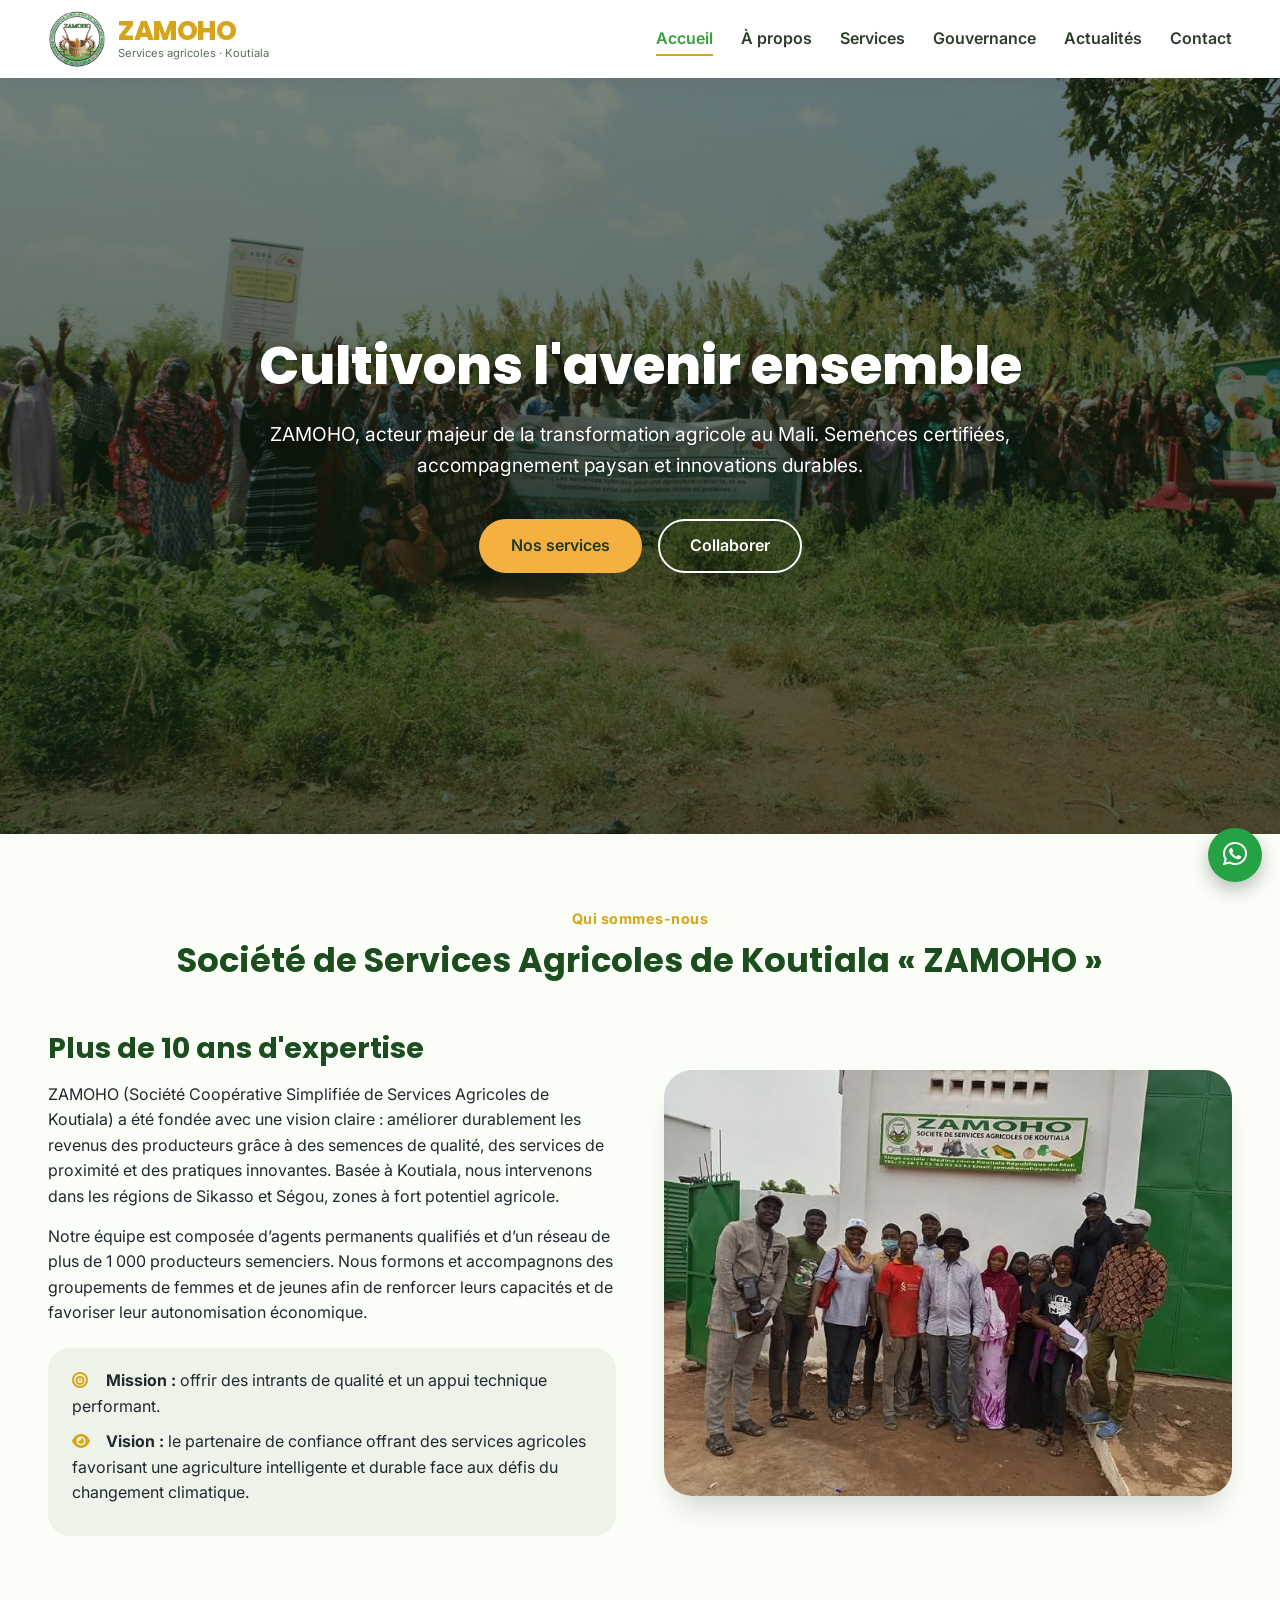
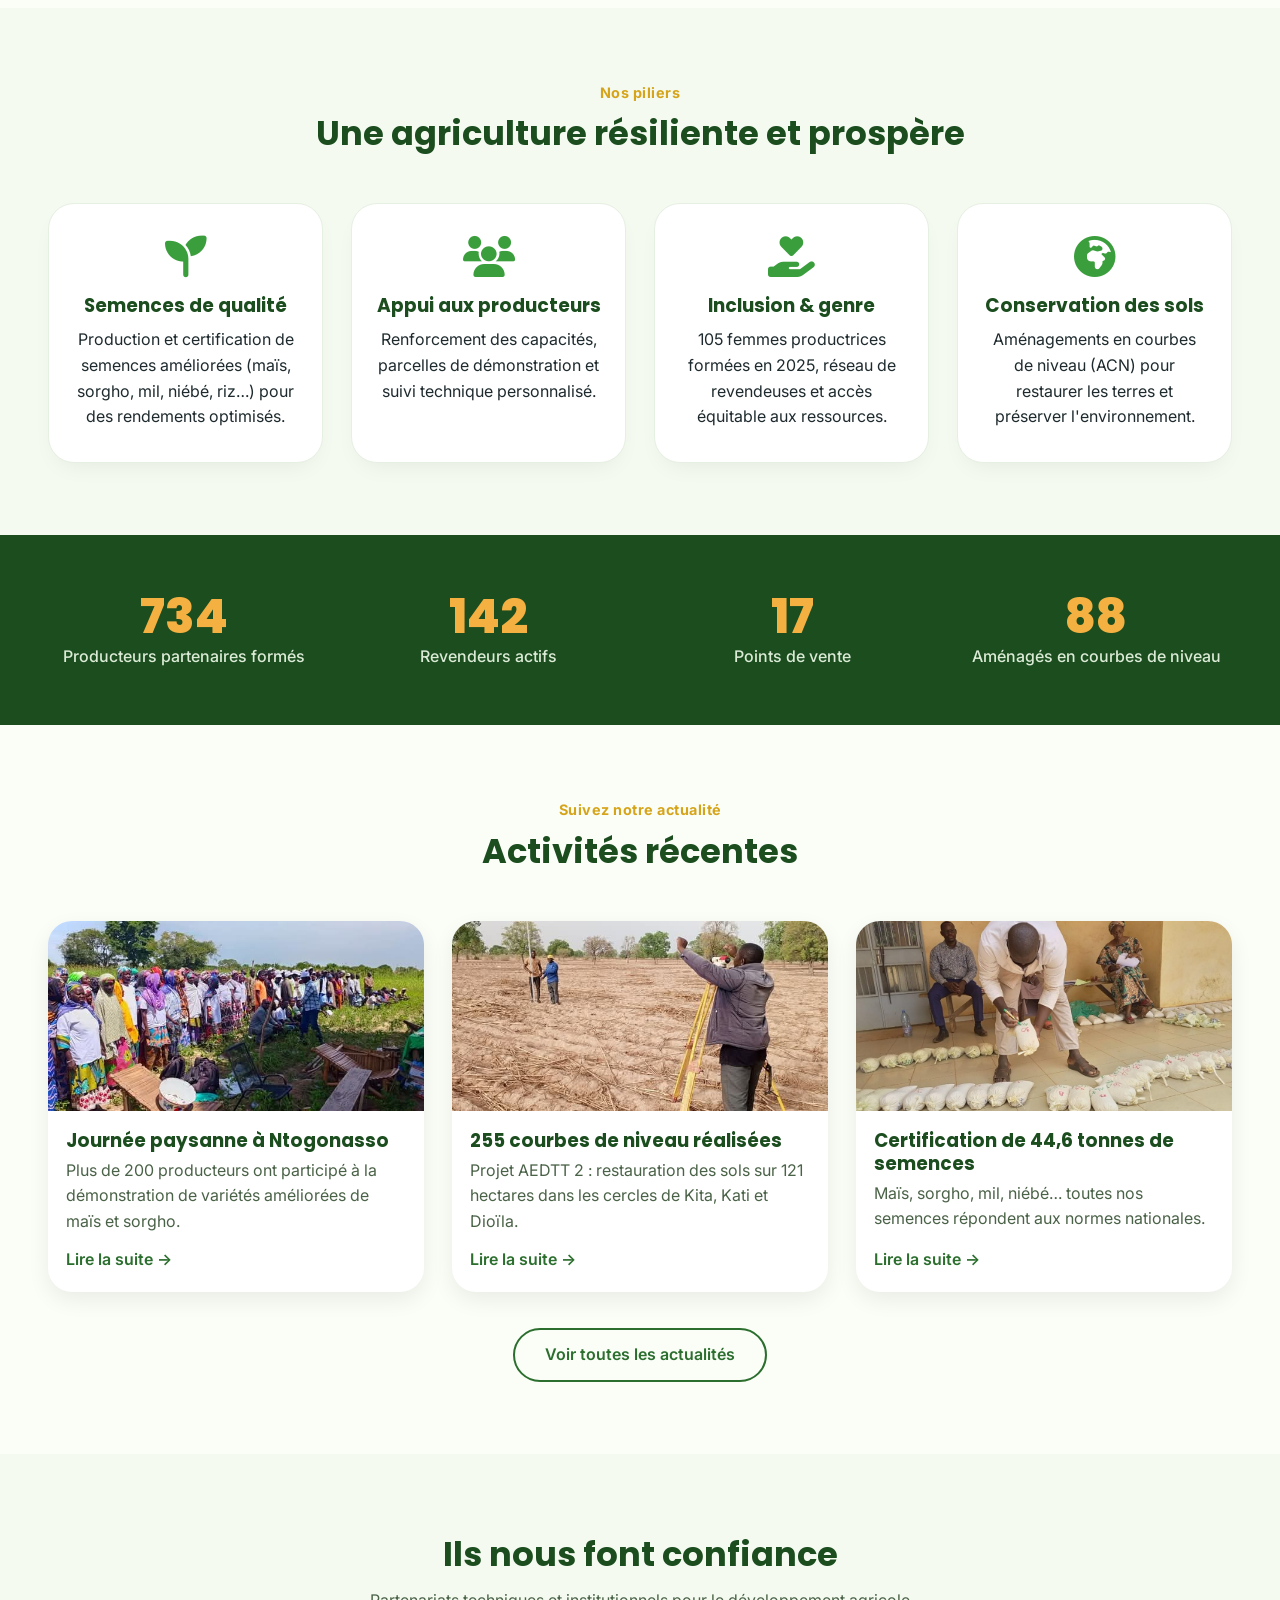
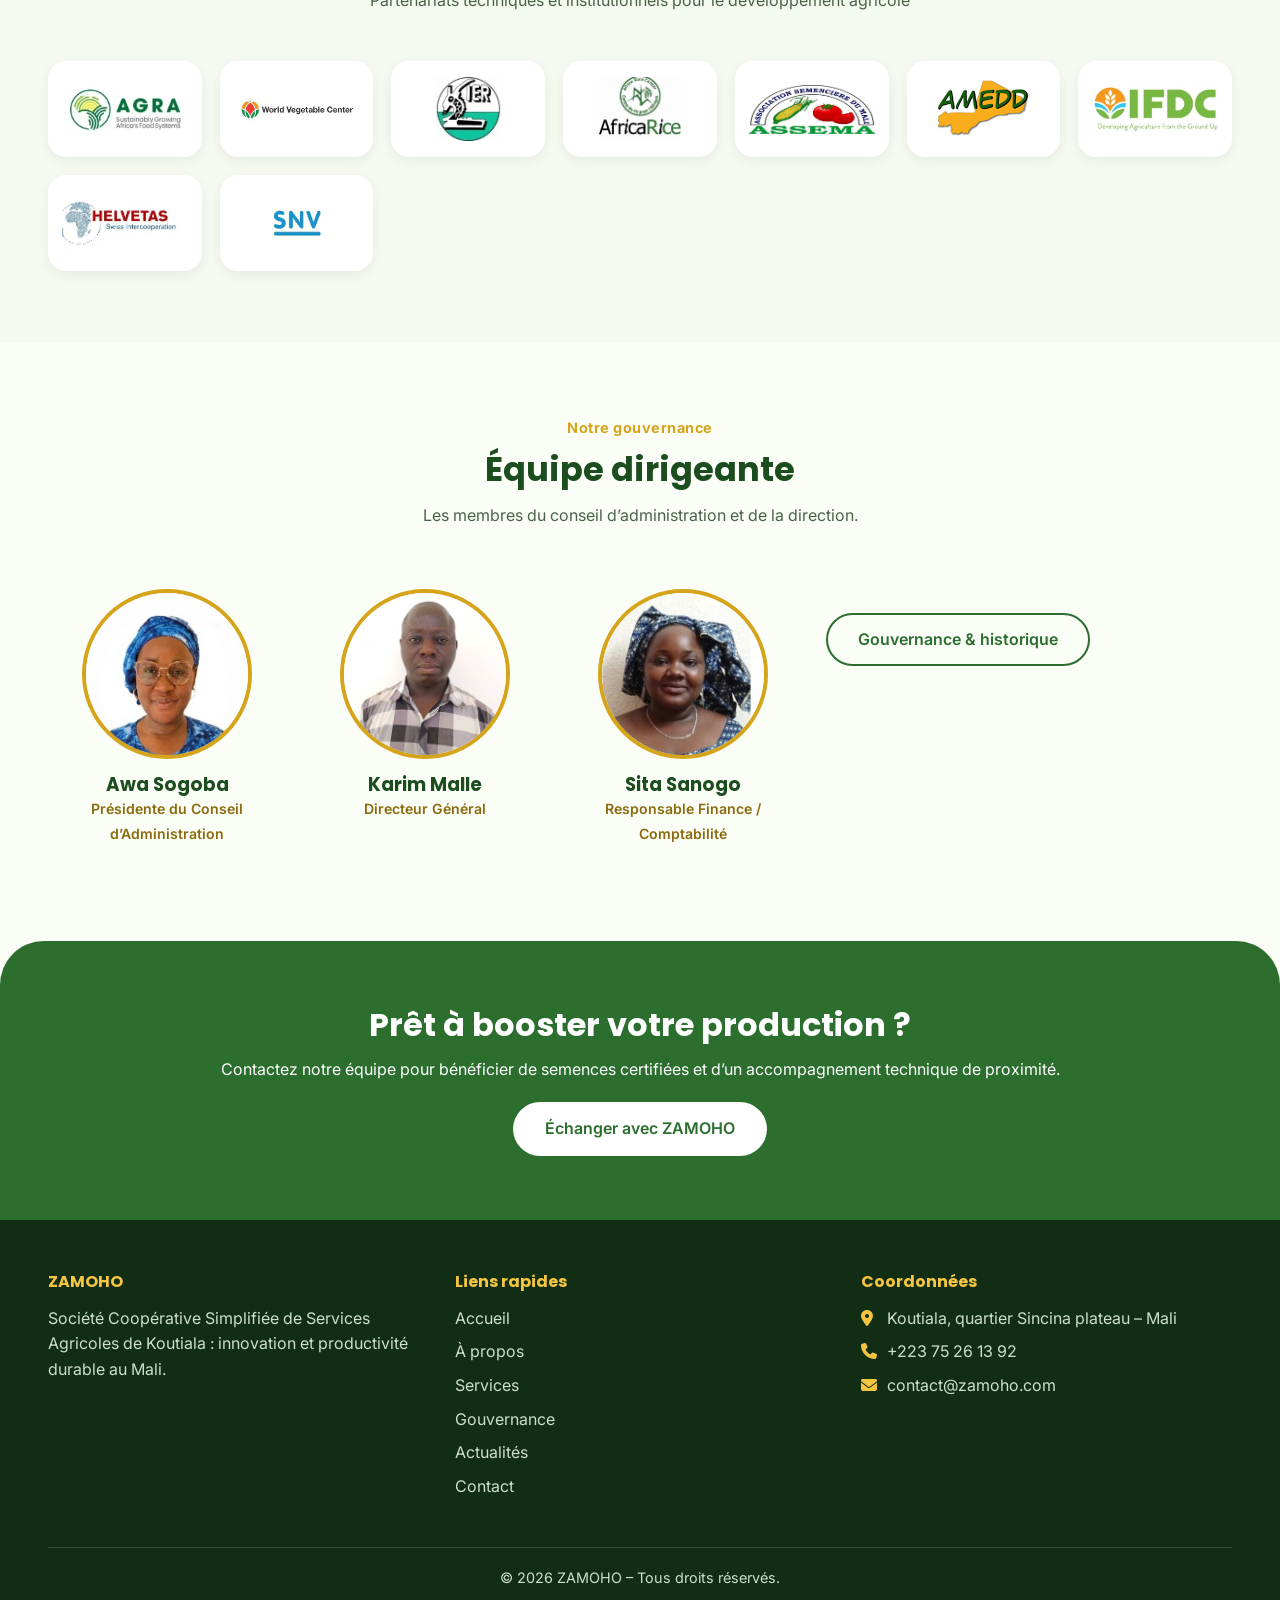
<file: index.html>
<!DOCTYPE html>
<html lang="fr">
<head>
<meta charset="UTF-8">
<meta name="viewport" content="width=device-width, initial-scale=1.0">
<title>Accueil | ZAMOHO</title>
<meta name="description" content="ZAMOHO, Société Coopérative Simplifiée de Services Agricoles de Koutiala (Mali) : semences certifiées, appui-conseil, ACN, mécanisation.">
<link rel="icon" href="images/logo.png">
<link rel="stylesheet" href="https://cdnjs.cloudflare.com/ajax/libs/font-awesome/6.5.1/css/all.min.css">
<link href="https://fonts.googleapis.com/css2?family=Inter:wght@400;500;600;700&family=Poppins:wght@600;700;800&display=swap" rel="stylesheet">
<link rel="stylesheet" href="css/style.css">
</head>
<body>
<header class="header">
  <div class="container">
    <a href="index.html" class="logo" aria-label="ZAMOHO, accueil">
      <img src="images/logo.png" alt="Logo ZAMOHO" class="logo-img">
      <span class="logo-text"><strong><span>ZAMOHO</span></strong><small>Services agricoles · Koutiala</small></span>
    </a>
    <nav aria-label="Navigation principale">
      <ul class="nav-menu"><li><a href="index.html" class="active" aria-current="page">Accueil</a></li><li><a href="about.html">À propos</a></li><li><a href="services.html">Services</a></li><li><a href="gouvernance.html">Gouvernance</a></li><li><a href="actualite.html">Actualités</a></li><li><a href="contact.html">Contact</a></li></ul>
    </nav>
    <button class="hamburger" aria-label="Ouvrir le menu" aria-expanded="false"><i class="fas fa-bars"></i></button>
  </div>
</header>
<main>

<section class="hero" style="background-image:url('images/porte.jpg')">
  <div class="container hero-content">
    <h1>Cultivons l'avenir ensemble</h1>
    <p>ZAMOHO, acteur majeur de la transformation agricole au Mali. Semences certifiées, accompagnement paysan et innovations durables.</p>
    <a href="services.html" class="btn btn-gold">Nos services</a>
    <a href="contact.html" class="btn btn-light">Collaborer</a>
  </div>
</section>

<section>
  <div class="container">
    <div class="section-header"><span class="suptitle">Qui sommes-nous</span><h2>Société de Services Agricoles de Koutiala « ZAMOHO »</h2></div>
    <div class="about-grid">
      <div class="about-text">
        <h3>Plus de 10 ans d'expertise</h3>
        <p>ZAMOHO (Société Coopérative Simplifiée de Services Agricoles de Koutiala) a été fondée avec une vision claire : améliorer durablement les revenus des producteurs grâce à des semences de qualité, des services de proximité et des pratiques innovantes. Basée à Koutiala, nous intervenons dans les régions de Sikasso et Ségou, zones à fort potentiel agricole.</p>
        <p>Notre équipe est composée d’agents permanents qualifiés et d’un réseau de plus de 1 000 producteurs semenciers. Nous formons et accompagnons des groupements de femmes et de jeunes afin de renforcer leurs capacités et de favoriser leur autonomisation économique.</p>
        <div class="mission-brief">
          <div><i class="fas fa-bullseye"></i> <strong>Mission :</strong> offrir des intrants de qualité et un appui technique performant.</div>
          <div><i class="fas fa-eye"></i> <strong>Vision :</strong> le partenaire de confiance offrant des services agricoles favorisant une agriculture intelligente et durable face aux défis du changement climatique.</div>
        </div>
      </div>
      <div class="about-image"><img src="images/siege.jpg" alt="L'équipe ZAMOHO devant le siège de Koutiala"></div>
    </div>
  </div>
</section>

<section class="alt">
  <div class="container">
    <div class="section-header"><span class="suptitle">Nos piliers</span><h2>Une agriculture résiliente et prospère</h2></div>
    <div class="pillars-grid">
      <div class="pillar-card"><i class="fas fa-seedling"></i><h3>Semences de qualité</h3><p>Production et certification de semences améliorées (maïs, sorgho, mil, niébé, riz…) pour des rendements optimisés.</p></div>
      <div class="pillar-card"><i class="fas fa-users"></i><h3>Appui aux producteurs</h3><p>Renforcement des capacités, parcelles de démonstration et suivi technique personnalisé.</p></div>
      <div class="pillar-card"><i class="fas fa-hand-holding-heart"></i><h3>Inclusion &amp; genre</h3><p>105 femmes productrices formées en 2025, réseau de revendeuses et accès équitable aux ressources.</p></div>
      <div class="pillar-card"><i class="fas fa-globe-africa"></i><h3>Conservation des sols</h3><p>Aménagements en courbes de niveau (ACN) pour restaurer les terres et préserver l'environnement.</p></div>
    </div>
  </div>
</section>

<section class="stats">
  <div class="container stats-container">
    <div class="stat-item"><span class="stat-number" data-count="1002" data-suffix="+">1 002+</span><span class="stat-label">Producteurs partenaires formés</span></div>
    <div class="stat-item"><span class="stat-number" data-count="194">194</span><span class="stat-label">Revendeurs actifs</span></div>
    <div class="stat-item"><span class="stat-number" data-count="24">24</span><span class="stat-label">Points de vente</span></div>
    <div class="stat-item"><span class="stat-number" data-count="121" data-suffix=" ha">121 ha</span><span class="stat-label">Aménagés en courbes de niveau</span></div>
  </div>
</section>

<section>
  <div class="container">
    <div class="section-header"><span class="suptitle">Suivez notre actualité</span><h2>Activités récentes</h2></div>
    <div class="news-preview">
      <div class="news-card"><img src="images/formation.jpg" alt="Journée paysanne" loading="lazy"><h3>Journée paysanne à Ntogonasso</h3><p>Plus de 200 producteurs ont participé à la démonstration de variétés améliorées de maïs et sorgho.</p><a href="actualite.html#article1" class="read-more">Lire la suite →</a></div>
      <div class="news-card"><img src="images/acn1.jpg" alt="Aménagement ACN" loading="lazy"><h3>255 courbes de niveau réalisées</h3><p>Projet AEDTT 2 : restauration des sols sur 121 hectares dans les cercles de Kita, Kati et Dioïla.</p><a href="actualite.html#article2" class="read-more">Lire la suite →</a></div>
      <div class="news-card"><img src="images/cert.jpg" alt="Semences certifiées" loading="lazy"><h3>Certification de 44,6 tonnes de semences</h3><p>Maïs, sorgho, mil, niébé… toutes nos semences répondent aux normes nationales.</p><a href="actualite.html#article3" class="read-more">Lire la suite →</a></div>
    </div>
    <div class="text-center"><a href="actualite.html" class="btn btn-outline">Voir toutes les actualités</a></div>
  </div>
</section>

<section class="alt">
  <div class="container">
    <div class="section-header"><h2>Ils nous font confiance</h2><p>Partenariats techniques et institutionnels pour le développement agricole</p></div>
    <div class="partners-grid"><div class="partner"><img src="images/agra.png" alt="AGRA" loading="lazy"></div><div class="partner"><img src="images/worldveg.png" alt="World Vegetable Center" loading="lazy"></div><div class="partner"><img src="images/ier.png" alt="IER" loading="lazy"></div><div class="partner"><img src="images/africarice.jpg" alt="AfricaRice" loading="lazy"></div><div class="partner"><img src="images/assema.jpg" alt="ASSEMA" loading="lazy"></div><div class="partner"><img src="images/amedd.png" alt="AMEDD" loading="lazy"></div><div class="partner"><img src="images/ifdc.png" alt="IFDC" loading="lazy"></div><div class="partner"><img src="images/helvetas.png" alt="Helvetas" loading="lazy"></div><div class="partner"><img src="images/snv.png" alt="SNV" loading="lazy"></div></div>
  </div>
</section>

<section>
  <div class="container">
    <div class="section-header"><span class="suptitle">Notre gouvernance</span><h2>Équipe dirigeante</h2><p>Les membres du conseil d’administration et de la direction.</p></div>
    <div class="slider-container"><div class="slider-card"><div class="circle-img"><img src="images/awa.jpg" alt="Awa Sogoba" loading="lazy"></div><h3>Awa Sogoba</h3><span class="role">Présidente du Conseil d’Administration</span></div><div class="slider-card"><div class="circle-img"><img src="images/karim.jpg" alt="Karim Malle" loading="lazy"></div><h3>Karim Malle</h3><span class="role">Directeur Général</span></div><div class="slider-card"><div class="slider-card"><div class="circle-img"><img src="images/sita.jpg" alt="Sita Sanogo" loading="lazy"></div><h3>Sita Sanogo</h3><span class="role">Responsable Finance / Comptabilité</span></div></div>
    <div class="text-center mt-4"><a href="gouvernance.html" class="btn btn-outline">Gouvernance &amp; historique</a></div>
  </div>
</section>

<section class="cta" style="padding-bottom:64px">
  <div class="container"><h2>Prêt à booster votre production ?</h2><p>Contactez notre équipe pour bénéficier de semences certifiées et d’un accompagnement technique de proximité.</p><a href="contact.html" class="btn">Échanger avec ZAMOHO</a></div>
</section>

</main>
<footer class="footer">
  <div class="container">
    <div class="footer-content">
      <div class="footer-col"><h4>ZAMOHO</h4><p>Société Coopérative Simplifiée de Services Agricoles de Koutiala : innovation et productivité durable au Mali.</p></div>
      <div class="footer-col"><h4>Liens rapides</h4><ul>
        <li><a href="index.html">Accueil</a></li><li><a href="about.html">À propos</a></li><li><a href="services.html">Services</a></li>
        <li><a href="gouvernance.html">Gouvernance</a></li><li><a href="actualite.html">Actualités</a></li><li><a href="contact.html">Contact</a></li></ul></div>
      <div class="footer-col"><h4>Coordonnées</h4>
        <p><i class="fas fa-map-marker-alt"></i> Koutiala, quartier Sincina plateau – Mali</p>
        <p><i class="fas fa-phone"></i> +223 75 26 13 92</p>
        <p><i class="fas fa-envelope"></i> contact@zamoho.com</p></div>
    </div>
    <div class="footer-bottom"><p>&copy; 2026 ZAMOHO – Tous droits réservés.</p></div>
  </div>
</footer>
<a class="wa-float" href="https://wa.me/22375261392" target="_blank" rel="noopener" aria-label="Écrire sur WhatsApp"><i class="fab fa-whatsapp"></i></a>
<script src="js/script.js"></script>
</body>
</html>
</file>
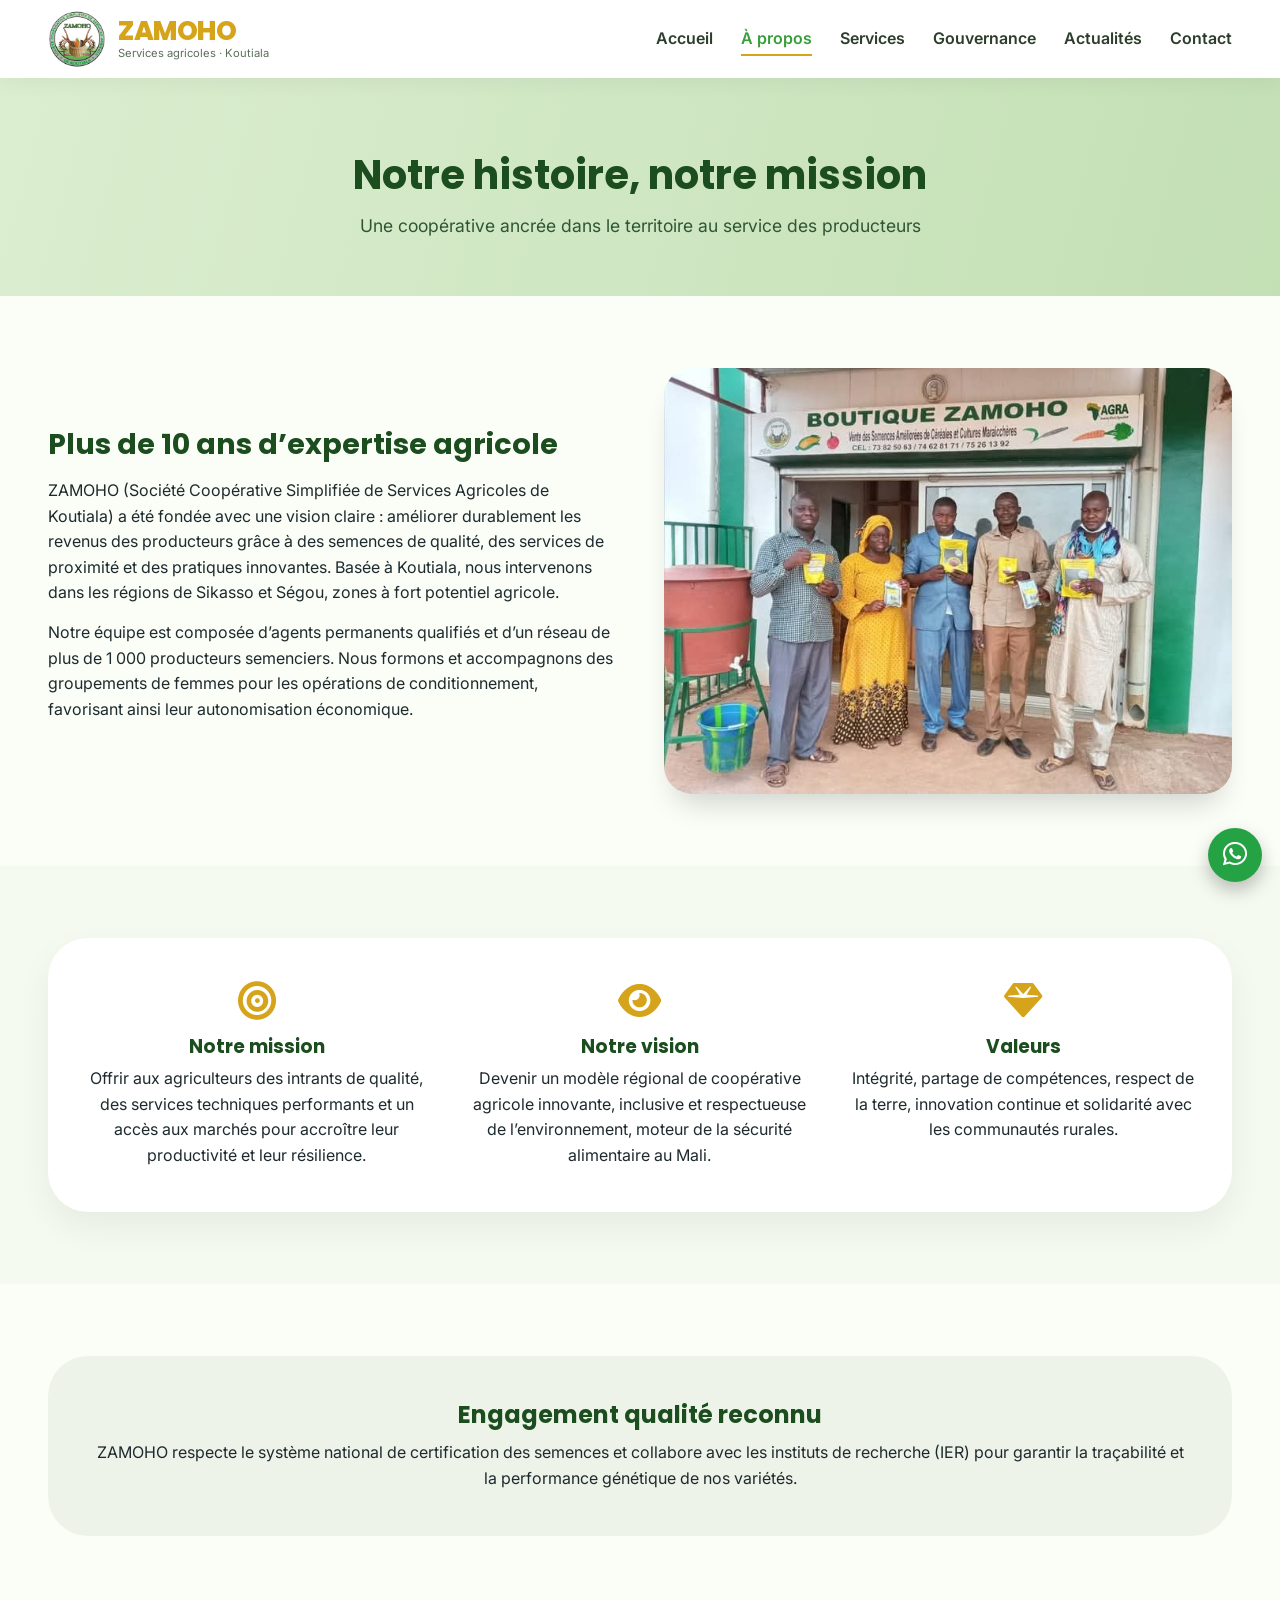
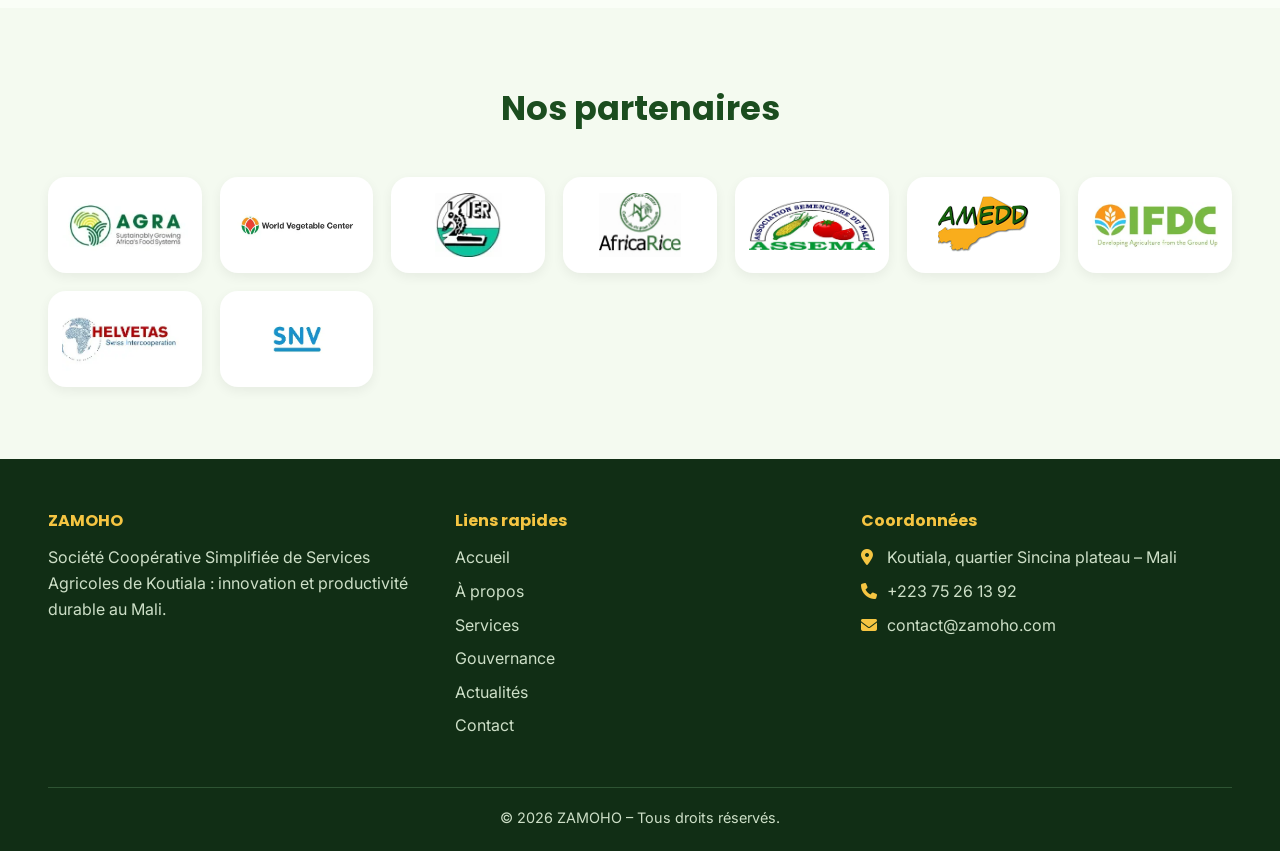
<file: about.html>
<!DOCTYPE html>
<html lang="fr">
<head>
<meta charset="UTF-8">
<meta name="viewport" content="width=device-width, initial-scale=1.0">
<title>À propos | ZAMOHO</title>
<meta name="description" content="ZAMOHO, Société Coopérative Simplifiée de Services Agricoles de Koutiala (Mali) : semences certifiées, appui-conseil, ACN, mécanisation.">
<link rel="icon" href="images/logo.png">
<link rel="stylesheet" href="https://cdnjs.cloudflare.com/ajax/libs/font-awesome/6.5.1/css/all.min.css">
<link href="https://fonts.googleapis.com/css2?family=Inter:wght@400;500;600;700&family=Poppins:wght@600;700;800&display=swap" rel="stylesheet">
<link rel="stylesheet" href="css/style.css">
</head>
<body>
<header class="header">
  <div class="container">
    <a href="index.html" class="logo" aria-label="ZAMOHO, accueil">
      <img src="images/logo.png" alt="Logo ZAMOHO" class="logo-img">
      <span class="logo-text"><strong><span>ZAMOHO</span> </strong><small>Services agricoles · Koutiala</small></span>
    </a>
    <nav aria-label="Navigation principale">
      <ul class="nav-menu"><li><a href="index.html">Accueil</a></li><li><a href="about.html" class="active" aria-current="page">À propos</a></li><li><a href="services.html">Services</a></li><li><a href="gouvernance.html">Gouvernance</a></li><li><a href="actualite.html">Actualités</a></li><li><a href="contact.html">Contact</a></li></ul>
    </nav>
    <button class="hamburger" aria-label="Ouvrir le menu" aria-expanded="false"><i class="fas fa-bars"></i></button>
  </div>
</header>
<main>
<section class="page-hero"><div class="container"><h1>Notre histoire, notre mission</h1><p>Une coopérative ancrée dans le territoire au service des producteurs</p></div></section>
<section>
  <div class="container"><div class="about-grid">
    <div class="about-text">
      <h2>Plus de 10 ans d’expertise agricole</h2>
      <p>ZAMOHO (Société Coopérative Simplifiée de Services Agricoles de Koutiala) a été fondée avec une vision claire : améliorer durablement les revenus des producteurs grâce à des semences de qualité, des services de proximité et des pratiques innovantes. Basée à Koutiala, nous intervenons dans les régions de Sikasso et Ségou, zones à fort potentiel agricole.</p>
      <p>Notre équipe est composée d’agents permanents qualifiés et d’un réseau de plus de 1 000 producteurs semenciers. Nous formons et accompagnons des groupements de femmes pour les opérations de conditionnement, favorisant ainsi leur autonomisation économique.</p>
    </div>
    <div class="about-image"><img src="images/boutique.jpg" alt="Boutique ZAMOHO à Koutiala, semences améliorées"></div>
  </div></div>
</section>
<section class="alt"><div class="container"><div class="mission-card">
  <div class="mission-item"><i class="fas fa-bullseye"></i><h3>Notre mission</h3><p>Offrir aux agriculteurs des intrants de qualité, des services techniques performants et un accès aux marchés pour accroître leur productivité et leur résilience.</p></div>
  <div class="mission-item"><i class="fas fa-eye"></i><h3>Notre vision</h3><p>Devenir un modèle régional de coopérative agricole innovante, inclusive et respectueuse de l’environnement, moteur de la sécurité alimentaire au Mali.</p></div>
  <div class="mission-item"><i class="fas fa-gem"></i><h3>Valeurs</h3><p>Intégrité, partage de compétences, respect de la terre, innovation continue et solidarité avec les communautés rurales.</p></div>
</div></div></section>
<section><div class="container"><div class="certif-banner"><h2>Engagement qualité reconnu</h2><p>ZAMOHO respecte le système national de certification des semences et collabore avec les instituts de recherche (IER) pour garantir la traçabilité et la performance génétique de nos variétés.</p></div></div></section>
<section class="alt"><div class="container"><div class="section-header"><h2>Nos partenaires</h2></div><div class="partners-grid"><div class="partner"><img src="images/agra.png" alt="AGRA" loading="lazy"></div><div class="partner"><img src="images/worldveg.png" alt="World Vegetable Center" loading="lazy"></div><div class="partner"><img src="images/ier.png" alt="IER" loading="lazy"></div><div class="partner"><img src="images/africarice.jpg" alt="AfricaRice" loading="lazy"></div><div class="partner"><img src="images/assema.jpg" alt="ASSEMA" loading="lazy"></div><div class="partner"><img src="images/amedd.png" alt="AMEDD" loading="lazy"></div><div class="partner"><img src="images/ifdc.png" alt="IFDC" loading="lazy"></div><div class="partner"><img src="images/helvetas.png" alt="Helvetas" loading="lazy"></div><div class="partner"><img src="images/snv.png" alt="SNV" loading="lazy"></div></div></div></section>

</main>
<footer class="footer">
  <div class="container">
    <div class="footer-content">
      <div class="footer-col"><h4>ZAMOHO</h4><p>Société Coopérative Simplifiée de Services Agricoles de Koutiala : innovation et productivité durable au Mali.</p></div>
      <div class="footer-col"><h4>Liens rapides</h4><ul>
        <li><a href="index.html">Accueil</a></li><li><a href="about.html">À propos</a></li><li><a href="services.html">Services</a></li>
        <li><a href="gouvernance.html">Gouvernance</a></li><li><a href="actualite.html">Actualités</a></li><li><a href="contact.html">Contact</a></li></ul></div>
      <div class="footer-col"><h4>Coordonnées</h4>
        <p><i class="fas fa-map-marker-alt"></i> Koutiala, quartier Sincina plateau – Mali</p>
        <p><i class="fas fa-phone"></i> +223 75 26 13 92</p>
        <p><i class="fas fa-envelope"></i> contact@zamoho.com</p></div>
    </div>
    <div class="footer-bottom"><p>&copy; 2026 ZAMOHO – Tous droits réservés.</p></div>
  </div>
</footer>
<a class="wa-float" href="https://wa.me/22375261392" target="_blank" rel="noopener" aria-label="Écrire sur WhatsApp"><i class="fab fa-whatsapp"></i></a>
<script src="js/script.js"></script>
</body>
</html>
</file>
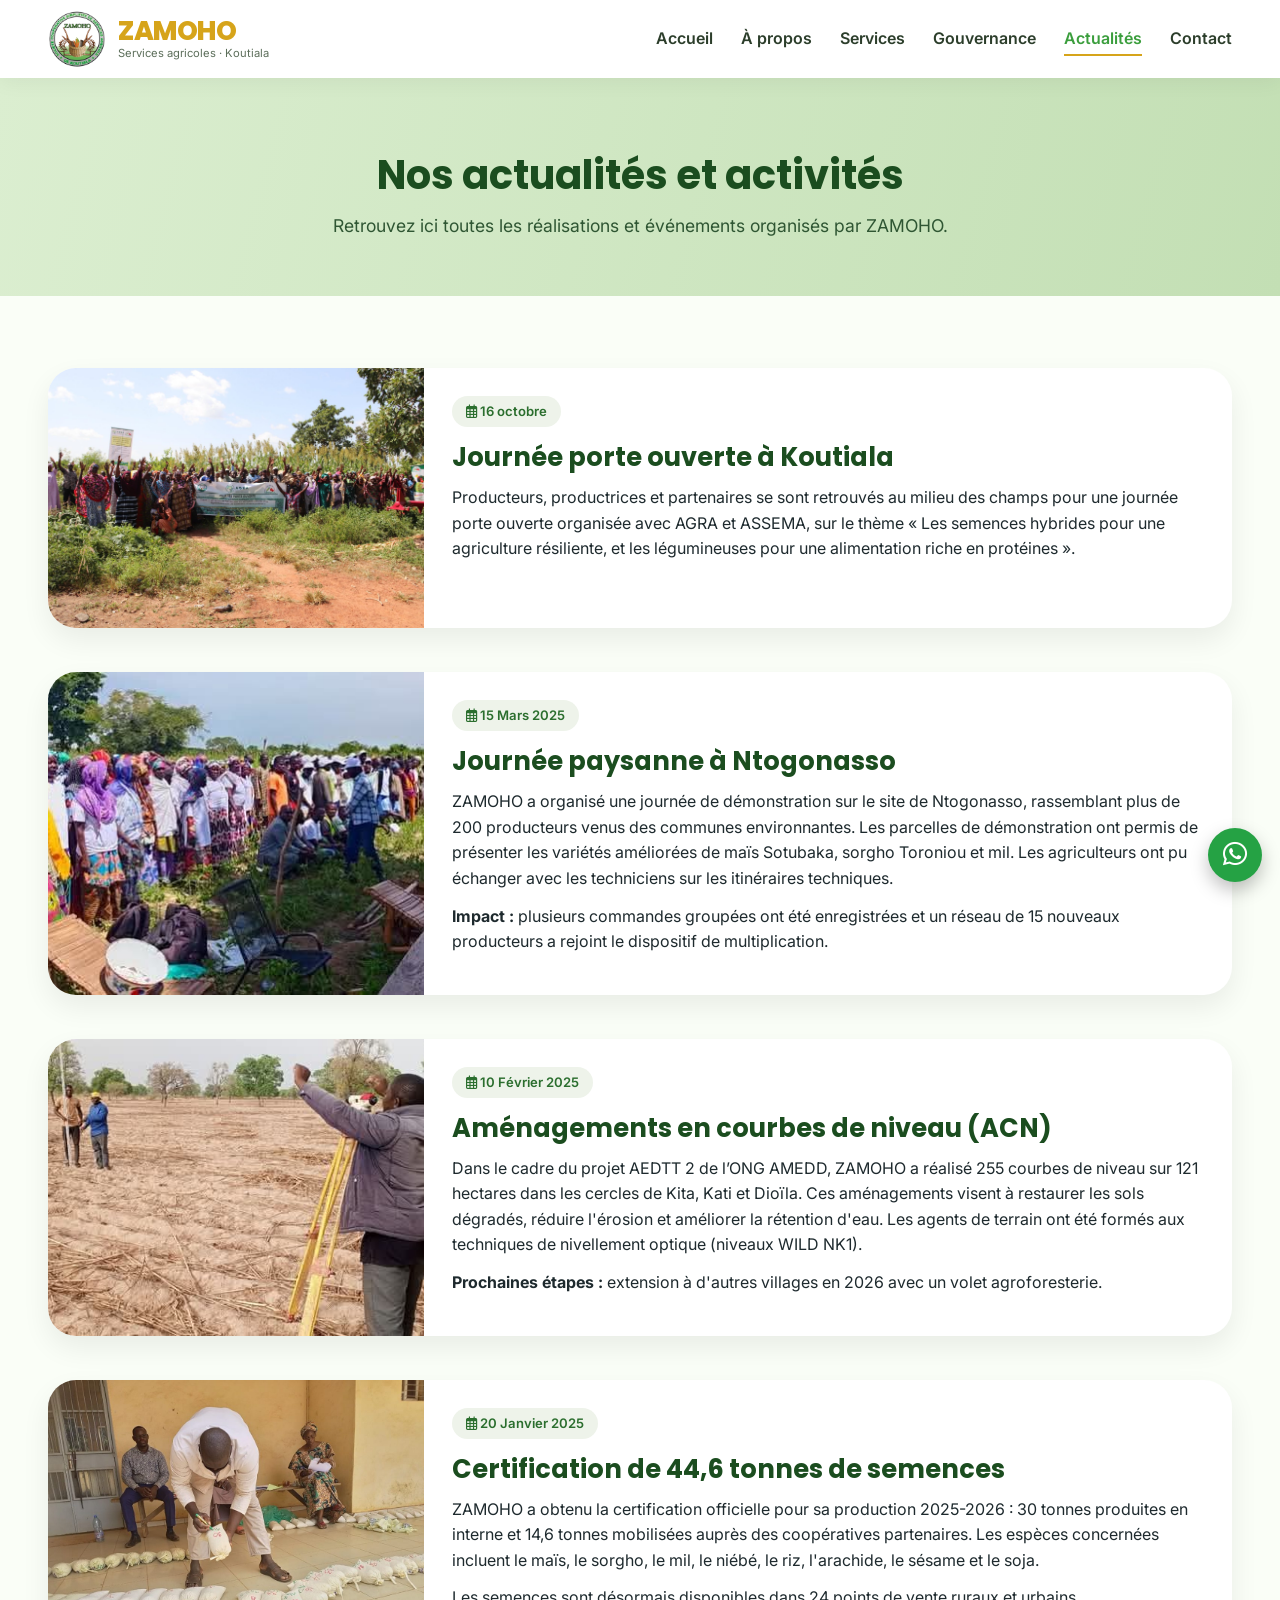
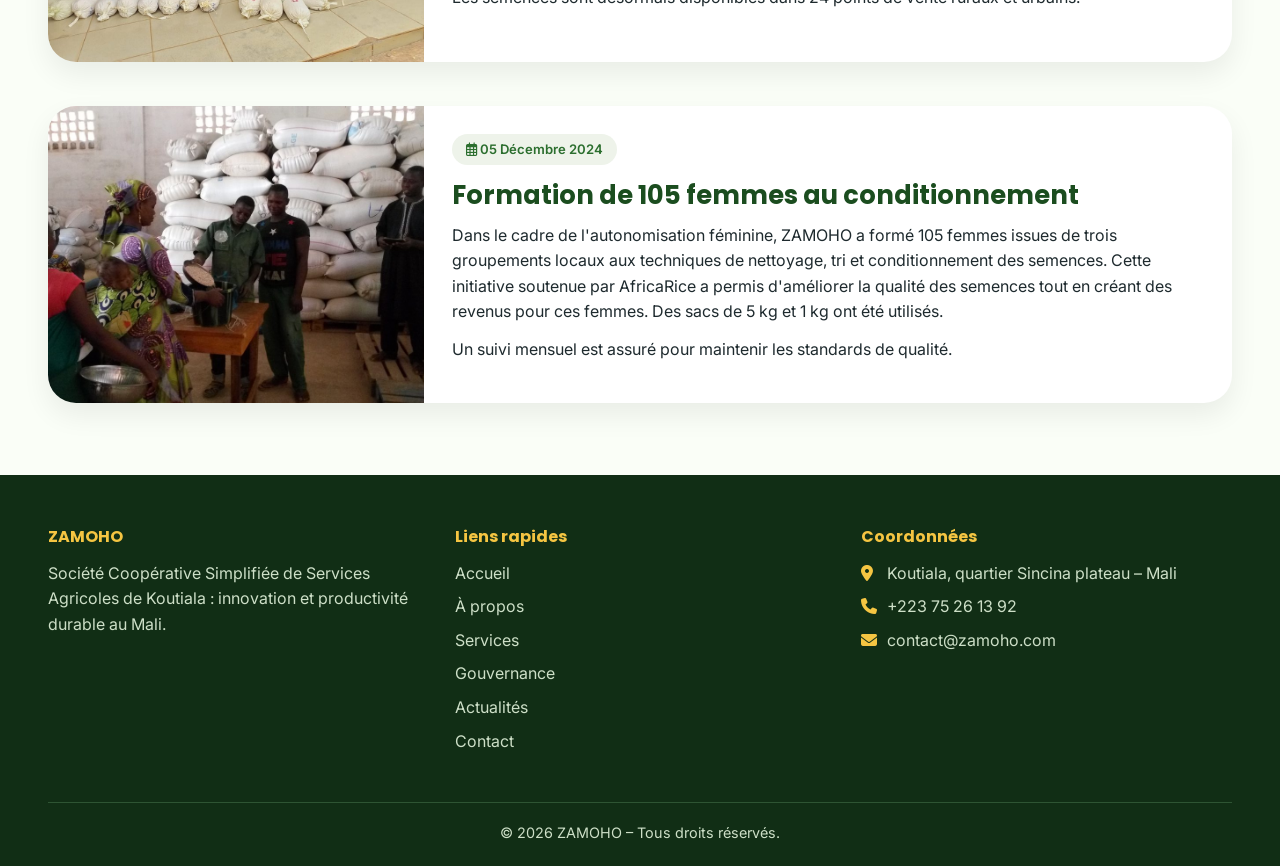
<file: actualite.html>
<!DOCTYPE html>
<html lang="fr">
<head>
<meta charset="UTF-8">
<meta name="viewport" content="width=device-width, initial-scale=1.0">
<title>Actualités | ZAMOHO</title>
<meta name="description" content="ZAMOHO, Société Coopérative Simplifiée de Services Agricoles de Koutiala (Mali) : semences certifiées, appui-conseil, ACN, mécanisation.">
<link rel="icon" href="images/logo.png">
<link rel="stylesheet" href="https://cdnjs.cloudflare.com/ajax/libs/font-awesome/6.5.1/css/all.min.css">
<link href="https://fonts.googleapis.com/css2?family=Inter:wght@400;500;600;700&family=Poppins:wght@600;700;800&display=swap" rel="stylesheet">
<link rel="stylesheet" href="css/style.css">
</head>
<body>
<header class="header">
  <div class="container">
    <a href="index.html" class="logo" aria-label="ZAMOHO, accueil">
      <img src="images/logo.png" alt="Logo ZAMOHO" class="logo-img">
      <span class="logo-text"><strong><span>ZAMOHO</span> </strong><small>Services agricoles · Koutiala</small></span>
    </a>
    <nav aria-label="Navigation principale">
      <ul class="nav-menu"><li><a href="index.html">Accueil</a></li><li><a href="about.html">À propos</a></li><li><a href="services.html">Services</a></li><li><a href="gouvernance.html">Gouvernance</a></li><li><a href="actualite.html" class="active" aria-current="page">Actualités</a></li><li><a href="contact.html">Contact</a></li></ul>
    </nav>
    <button class="hamburger" aria-label="Ouvrir le menu" aria-expanded="false"><i class="fas fa-bars"></i></button>
  </div>
</header>
<main>
<section class="page-hero"><div class="container"><h1>Nos actualités et activités</h1><p>Retrouvez ici toutes les réalisations et événements organisés par ZAMOHO.</p></div></section><section><div class="container"><div class="news-list"><article class="news-article" id="article5"><div class="news-img"><img src="images/porte.jpg" alt="Journée porte ouverte à Koutiala" loading="lazy"></div><div class="news-content"><span class="news-date"><i class="far fa-calendar-alt"></i> 16 octobre</span><h2>Journée porte ouverte à Koutiala</h2><p>Producteurs, productrices et partenaires se sont retrouvés au milieu des champs pour une journée porte ouverte organisée avec AGRA et ASSEMA, sur le thème « Les semences hybrides pour une agriculture résiliente, et les légumineuses pour une alimentation riche en protéines ».</p></div></article><article class="news-article" id="article1"><div class="news-img"><img src="images/formation.jpg" alt="Journée paysanne à Ntogonasso" loading="lazy"></div><div class="news-content"><span class="news-date"><i class="far fa-calendar-alt"></i> 15 Mars 2025</span><h2>Journée paysanne à Ntogonasso</h2><p>ZAMOHO a organisé une journée de démonstration sur le site de Ntogonasso, rassemblant plus de 200 producteurs venus des communes environnantes. Les parcelles de démonstration ont permis de présenter les variétés améliorées de maïs Sotubaka, sorgho Toroniou et mil. Les agriculteurs ont pu échanger avec les techniciens sur les itinéraires techniques.</p><p><strong>Impact :</strong> plusieurs commandes groupées ont été enregistrées et un réseau de 15 nouveaux producteurs a rejoint le dispositif de multiplication.</p></div></article><article class="news-article" id="article2"><div class="news-img"><img src="images/acn1.jpg" alt="Aménagements en courbes de niveau (ACN)" loading="lazy"></div><div class="news-content"><span class="news-date"><i class="far fa-calendar-alt"></i> 10 Février 2025</span><h2>Aménagements en courbes de niveau (ACN)</h2><p>Dans le cadre du projet AEDTT 2 de l’ONG AMEDD, ZAMOHO a réalisé 255 courbes de niveau sur 121 hectares dans les cercles de Kita, Kati et Dioïla. Ces aménagements visent à restaurer les sols dégradés, réduire l'érosion et améliorer la rétention d'eau. Les agents de terrain ont été formés aux techniques de nivellement optique (niveaux WILD NK1).</p><p><strong>Prochaines étapes :</strong> extension à d'autres villages en 2026 avec un volet agroforesterie.</p></div></article><article class="news-article" id="article3"><div class="news-img"><img src="images/cert.jpg" alt="Certification de 44,6 tonnes de semences" loading="lazy"></div><div class="news-content"><span class="news-date"><i class="far fa-calendar-alt"></i> 20 Janvier 2025</span><h2>Certification de 44,6 tonnes de semences</h2><p>ZAMOHO a obtenu la certification officielle pour sa production 2025-2026 : 30 tonnes produites en interne et 14,6 tonnes mobilisées auprès des coopératives partenaires. Les espèces concernées incluent le maïs, le sorgho, le mil, le niébé, le riz, l'arachide, le sésame et le soja.</p><p>Les semences sont désormais disponibles dans 24 points de vente ruraux et urbains.</p></div></article><article class="news-article" id="article4"><div class="news-img"><img src="images/stock2.jpg" alt="Formation de 105 femmes au conditionnement" loading="lazy"></div><div class="news-content"><span class="news-date"><i class="far fa-calendar-alt"></i> 05 Décembre 2024</span><h2>Formation de 105 femmes au conditionnement</h2><p>Dans le cadre de l'autonomisation féminine, ZAMOHO a formé 105 femmes issues de trois groupements locaux aux techniques de nettoyage, tri et conditionnement des semences. Cette initiative soutenue par AfricaRice a permis d'améliorer la qualité des semences tout en créant des revenus pour ces femmes. Des sacs de 5 kg et 1 kg ont été utilisés.</p><p>Un suivi mensuel est assuré pour maintenir les standards de qualité.</p></div></article></div></div></section>
</main>
<footer class="footer">
  <div class="container">
    <div class="footer-content">
      <div class="footer-col"><h4>ZAMOHO</h4><p>Société Coopérative Simplifiée de Services Agricoles de Koutiala : innovation et productivité durable au Mali.</p></div>
      <div class="footer-col"><h4>Liens rapides</h4><ul>
        <li><a href="index.html">Accueil</a></li><li><a href="about.html">À propos</a></li><li><a href="services.html">Services</a></li>
        <li><a href="gouvernance.html">Gouvernance</a></li><li><a href="actualite.html">Actualités</a></li><li><a href="contact.html">Contact</a></li></ul></div>
      <div class="footer-col"><h4>Coordonnées</h4>
        <p><i class="fas fa-map-marker-alt"></i> Koutiala, quartier Sincina plateau – Mali</p>
        <p><i class="fas fa-phone"></i> +223 75 26 13 92</p>
        <p><i class="fas fa-envelope"></i> contact@zamoho.com</p></div>
    </div>
    <div class="footer-bottom"><p>&copy; 2026 ZAMOHO – Tous droits réservés.</p></div>
  </div>
</footer>
<a class="wa-float" href="https://wa.me/22375261392" target="_blank" rel="noopener" aria-label="Écrire sur WhatsApp"><i class="fab fa-whatsapp"></i></a>
<script src="js/script.js"></script>
</body>
</html>
</file>
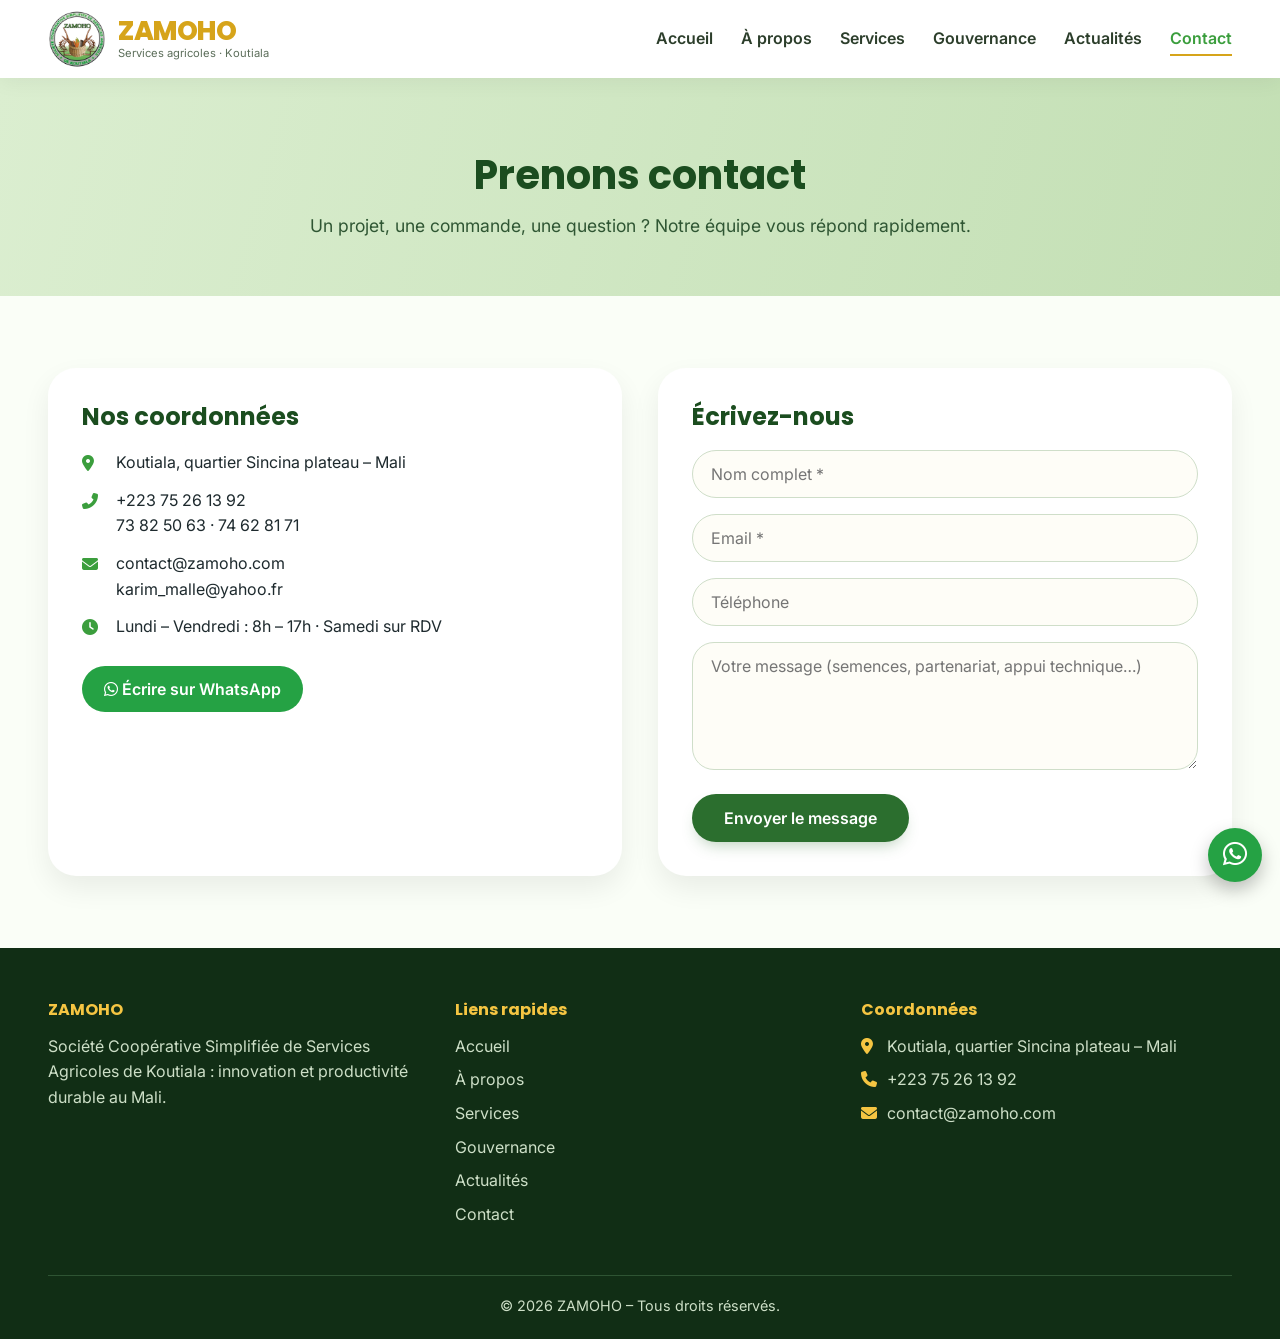
<file: contact.html>
<!DOCTYPE html>
<html lang="fr">
<head>
<meta charset="UTF-8">
<meta name="viewport" content="width=device-width, initial-scale=1.0">
<title>Contact | ZAMOHO</title>
<meta name="description" content="ZAMOHO, Société Coopérative Simplifiée de Services Agricoles de Koutiala (Mali) : semences certifiées, appui-conseil, ACN, mécanisation.">
<link rel="icon" href="images/logo.png">
<link rel="stylesheet" href="https://cdnjs.cloudflare.com/ajax/libs/font-awesome/6.5.1/css/all.min.css">
<link href="https://fonts.googleapis.com/css2?family=Inter:wght@400;500;600;700&family=Poppins:wght@600;700;800&display=swap" rel="stylesheet">
<link rel="stylesheet" href="css/style.css">
</head>
<body>
<header class="header">
  <div class="container">
    <a href="index.html" class="logo" aria-label="ZAMOHO, accueil">
      <img src="images/logo.png" alt="Logo ZAMOHO" class="logo-img">
      <span class="logo-text"><strong><span>ZAMOHO</span></strong><small>Services agricoles · Koutiala</small></span>
    </a>
    <nav aria-label="Navigation principale">
      <ul class="nav-menu"><li><a href="index.html">Accueil</a></li><li><a href="about.html">À propos</a></li><li><a href="services.html">Services</a></li><li><a href="gouvernance.html">Gouvernance</a></li><li><a href="actualite.html">Actualités</a></li><li><a href="contact.html" class="active" aria-current="page">Contact</a></li></ul>
    </nav>
    <button class="hamburger" aria-label="Ouvrir le menu" aria-expanded="false"><i class="fas fa-bars"></i></button>
  </div>
</header>
<main>
<section class="page-hero"><div class="container"><h1>Prenons contact</h1><p>Un projet, une commande, une question ? Notre équipe vous répond rapidement.</p></div></section>
<section><div class="container contact-flex">
  <div class="contact-details"><h2>Nos coordonnées</h2>
    <p><i class="fas fa-map-marker-alt"></i><span>Koutiala, quartier Sincina plateau – Mali</span></p>
    <p><i class="fas fa-phone-alt"></i><span>+223 75 26 13 92<br>73 82 50 63 · 74 62 81 71</span></p>
    <p><i class="fas fa-envelope"></i><span>contact@zamoho.com<br>karim_malle@yahoo.fr</span></p>
    <p><i class="fas fa-clock"></i><span>Lundi – Vendredi : 8h – 17h · Samedi sur RDV</span></p>
    <a class="wa-link" href="https://wa.me/22375261392" target="_blank" rel="noopener"><i class="fab fa-whatsapp" style="width:auto;color:#fff"></i> Écrire sur WhatsApp</a>
  </div>
  <div class="contact-form"><h2>Écrivez-nous</h2>
    <form data-mail="contact@zamoho.com" data-subject="Message depuis le site ZAMOHO">
      <input type="text" name="nom" placeholder="Nom complet *" required>
      <input type="email" name="email" placeholder="Email *" required>
      <input type="tel" name="tel" placeholder="Téléphone">
      <textarea name="message" rows="5" placeholder="Votre message (semences, partenariat, appui technique…)"></textarea>
      <button type="submit" class="btn btn-primary">Envoyer le message</button>
    </form></div>
</div></section>
</main>
<footer class="footer">
  <div class="container">
    <div class="footer-content">
      <div class="footer-col"><h4>ZAMOHO</h4><p>Société Coopérative Simplifiée de Services Agricoles de Koutiala : innovation et productivité durable au Mali.</p></div>
      <div class="footer-col"><h4>Liens rapides</h4><ul>
        <li><a href="index.html">Accueil</a></li><li><a href="about.html">À propos</a></li><li><a href="services.html">Services</a></li>
        <li><a href="gouvernance.html">Gouvernance</a></li><li><a href="actualite.html">Actualités</a></li><li><a href="contact.html">Contact</a></li></ul></div>
      <div class="footer-col"><h4>Coordonnées</h4>
        <p><i class="fas fa-map-marker-alt"></i> Koutiala, quartier Sincina plateau – Mali</p>
        <p><i class="fas fa-phone"></i> +223 75 26 13 92</p>
        <p><i class="fas fa-envelope"></i> contact@zamoho.com</p></div>
    </div>
    <div class="footer-bottom"><p>&copy; 2026 ZAMOHO – Tous droits réservés.</p></div>
  </div>
</footer>
<a class="wa-float" href="https://wa.me/22375261392" target="_blank" rel="noopener" aria-label="Écrire sur WhatsApp"><i class="fab fa-whatsapp"></i></a>
<script src="js/script.js"></script>
</body>
</html>
</file>
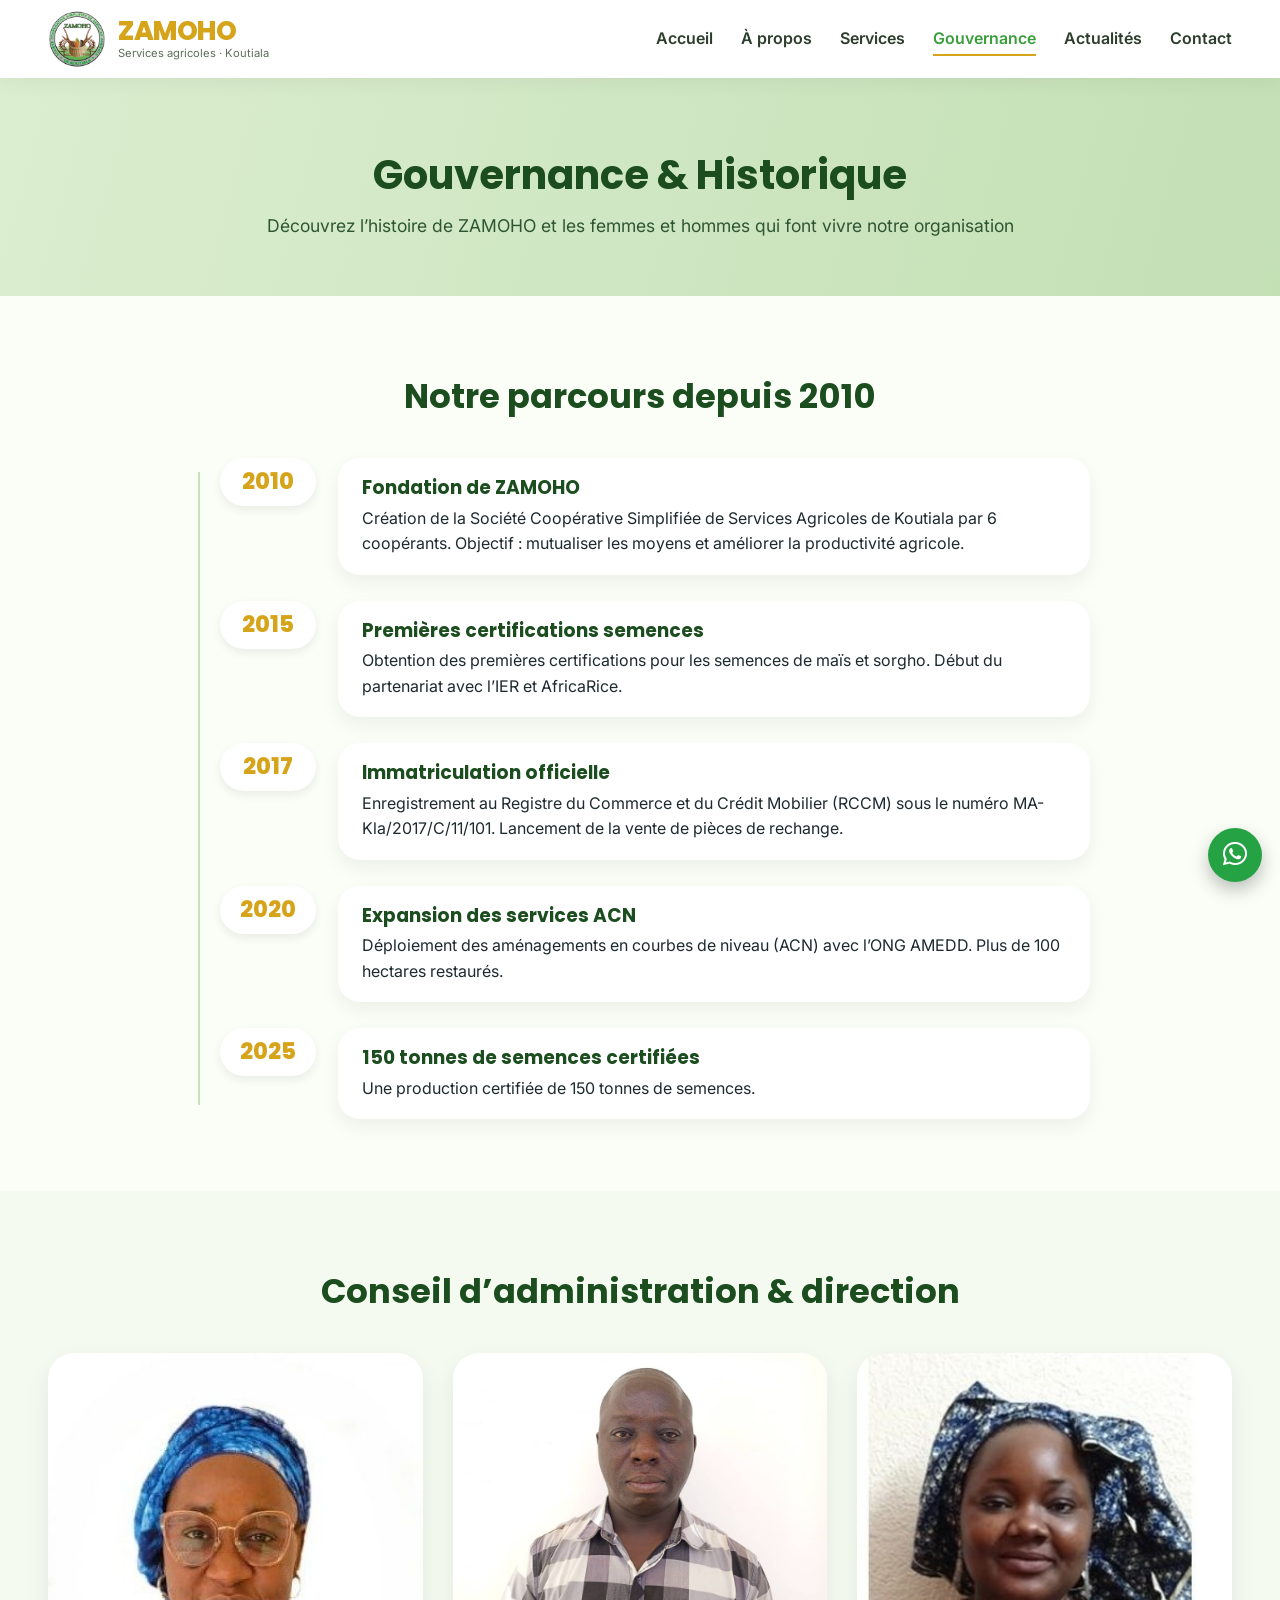
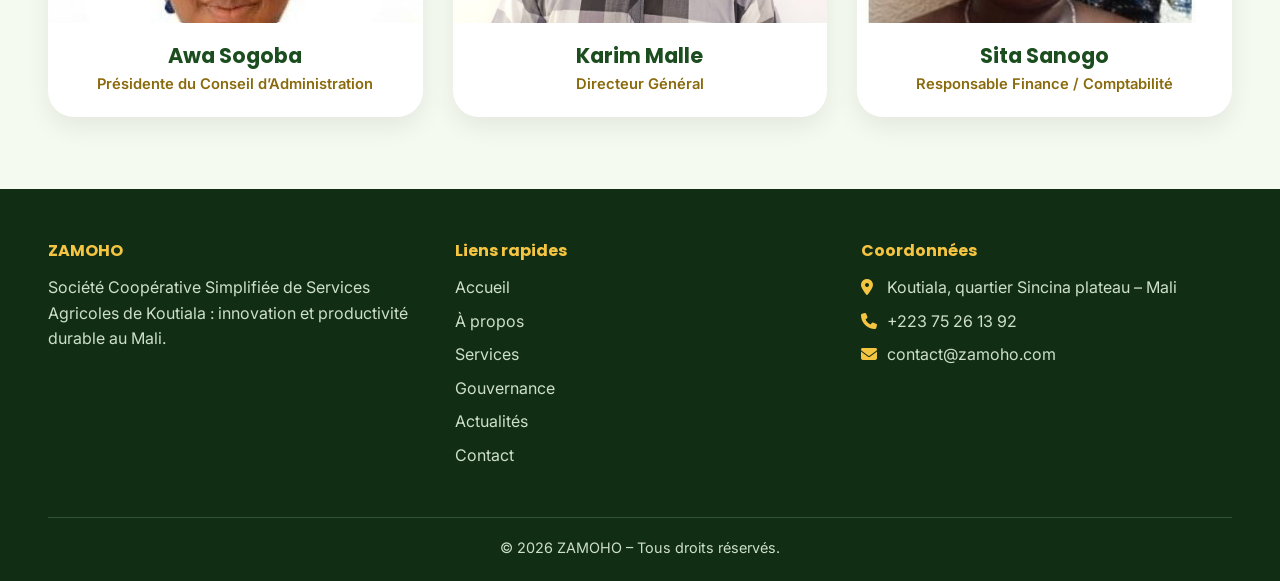
<file: gouvernance.html>
<!DOCTYPE html>
<html lang="fr">
<head>
<meta charset="UTF-8">
<meta name="viewport" content="width=device-width, initial-scale=1.0">
<title>Gouvernance & Historique | ZAMOHO</title>
<meta name="description" content="ZAMOHO, Société Coopérative Simplifiée de Services Agricoles de Koutiala (Mali) : semences certifiées, appui-conseil, ACN, mécanisation.">
<link rel="icon" href="images/logo.png">
<link rel="stylesheet" href="https://cdnjs.cloudflare.com/ajax/libs/font-awesome/6.5.1/css/all.min.css">
<link href="https://fonts.googleapis.com/css2?family=Inter:wght@400;500;600;700&family=Poppins:wght@600;700;800&display=swap" rel="stylesheet">
<link rel="stylesheet" href="css/style.css">
</head>
<body>
<header class="header">
  <div class="container">
    <a href="index.html" class="logo" aria-label="ZAMOHO, accueil">
      <img src="images/logo.png" alt="Logo ZAMOHO" class="logo-img">
      <span class="logo-text"><strong><span>ZAMOHO</span> </strong><small>Services agricoles · Koutiala</small></span>
    </a>
    <nav aria-label="Navigation principale">
      <ul class="nav-menu"><li><a href="index.html">Accueil</a></li><li><a href="about.html">À propos</a></li><li><a href="services.html">Services</a></li><li><a href="gouvernance.html" class="active" aria-current="page">Gouvernance</a></li><li><a href="actualite.html">Actualités</a></li><li><a href="contact.html">Contact</a></li></ul>
    </nav>
    <button class="hamburger" aria-label="Ouvrir le menu" aria-expanded="false"><i class="fas fa-bars"></i></button>
  </div>
</header>
<main>
<section class="page-hero"><div class="container"><h1>Gouvernance &amp; Historique</h1><p>Découvrez l’histoire de ZAMOHO et les femmes et hommes qui font vivre notre organisation</p></div></section>
<section><div class="container"><h2 class="section-header title text-center" style="margin-bottom:40px">Notre parcours depuis 2010</h2><div class="timeline"><div class="timeline-item"><div class="timeline-year">2010</div><div class="timeline-content"><h3>Fondation de ZAMOHO</h3><p>Création de la Société Coopérative Simplifiée de Services Agricoles de Koutiala par 6 coopérants. Objectif : mutualiser les moyens et améliorer la productivité agricole.</p></div></div><div class="timeline-item"><div class="timeline-year">2015</div><div class="timeline-content"><h3>Premières certifications semences</h3><p>Obtention des premières certifications pour les semences de maïs et sorgho. Début du partenariat avec l’IER et AfricaRice.</p></div></div><div class="timeline-item"><div class="timeline-year">2017</div><div class="timeline-content"><h3>Immatriculation officielle</h3><p>Enregistrement au Registre du Commerce et du Crédit Mobilier (RCCM) sous le numéro MA-Kla/2017/C/11/101. Lancement de la vente de pièces de rechange.</p></div></div><div class="timeline-item"><div class="timeline-year">2020</div><div class="timeline-content"><h3>Expansion des services ACN</h3><p>Déploiement des aménagements en courbes de niveau (ACN) avec l’ONG AMEDD. Plus de 100 hectares restaurés.</p></div></div><div class="timeline-item"><div class="timeline-year">2025</div><div class="timeline-content"><h3>150 tonnes de semences certifiées</h3><p>Une production certifiée de 150 tonnes de semences.</p></div></div></div></div></section>
<section class="alt"><div class="container"><h2 class="section-header title text-center" style="margin-bottom:40px">Conseil d’administration &amp; direction</h2><div class="team-grid"><div class="team-card"><img class="team-img" src="images/awa.jpg" alt="Awa Sogoba" loading="lazy"><div class="team-info"><h3>Awa Sogoba</h3><div class="team-role">Présidente du Conseil d’Administration</div></div></div><div class="team-card"><img class="team-img" src="images/karim.jpg" alt="Karim Malle" loading="lazy"><div class="team-info"><h3>Karim Malle</h3><div class="team-role">Directeur Général</div></div></div><div class="team-card"><img class="team-img" src="images/sita.jpg" alt="Sita Sanogo" loading="lazy"><div class="team-info"><h3>Sita Sanogo</h3><div class="team-role">Responsable Finance / Comptabilité</div></div></div></div></div></section>
</main>
<footer class="footer">
  <div class="container">
    <div class="footer-content">
      <div class="footer-col"><h4>ZAMOHO</h4><p>Société Coopérative Simplifiée de Services Agricoles de Koutiala : innovation et productivité durable au Mali.</p></div>
      <div class="footer-col"><h4>Liens rapides</h4><ul>
        <li><a href="index.html">Accueil</a></li><li><a href="about.html">À propos</a></li><li><a href="services.html">Services</a></li>
        <li><a href="gouvernance.html">Gouvernance</a></li><li><a href="actualite.html">Actualités</a></li><li><a href="contact.html">Contact</a></li></ul></div>
      <div class="footer-col"><h4>Coordonnées</h4>
        <p><i class="fas fa-map-marker-alt"></i> Koutiala, quartier Sincina plateau – Mali</p>
        <p><i class="fas fa-phone"></i> +223 75 26 13 92</p>
        <p><i class="fas fa-envelope"></i> contact@zamoho.com</p></div>
    </div>
    <div class="footer-bottom"><p>&copy; 2026 ZAMOHO – Tous droits réservés.</p></div>
  </div>
</footer>
<a class="wa-float" href="https://wa.me/22375261392" target="_blank" rel="noopener" aria-label="Écrire sur WhatsApp"><i class="fab fa-whatsapp"></i></a>
<script src="js/script.js"></script>
</body>
</html>
</file>
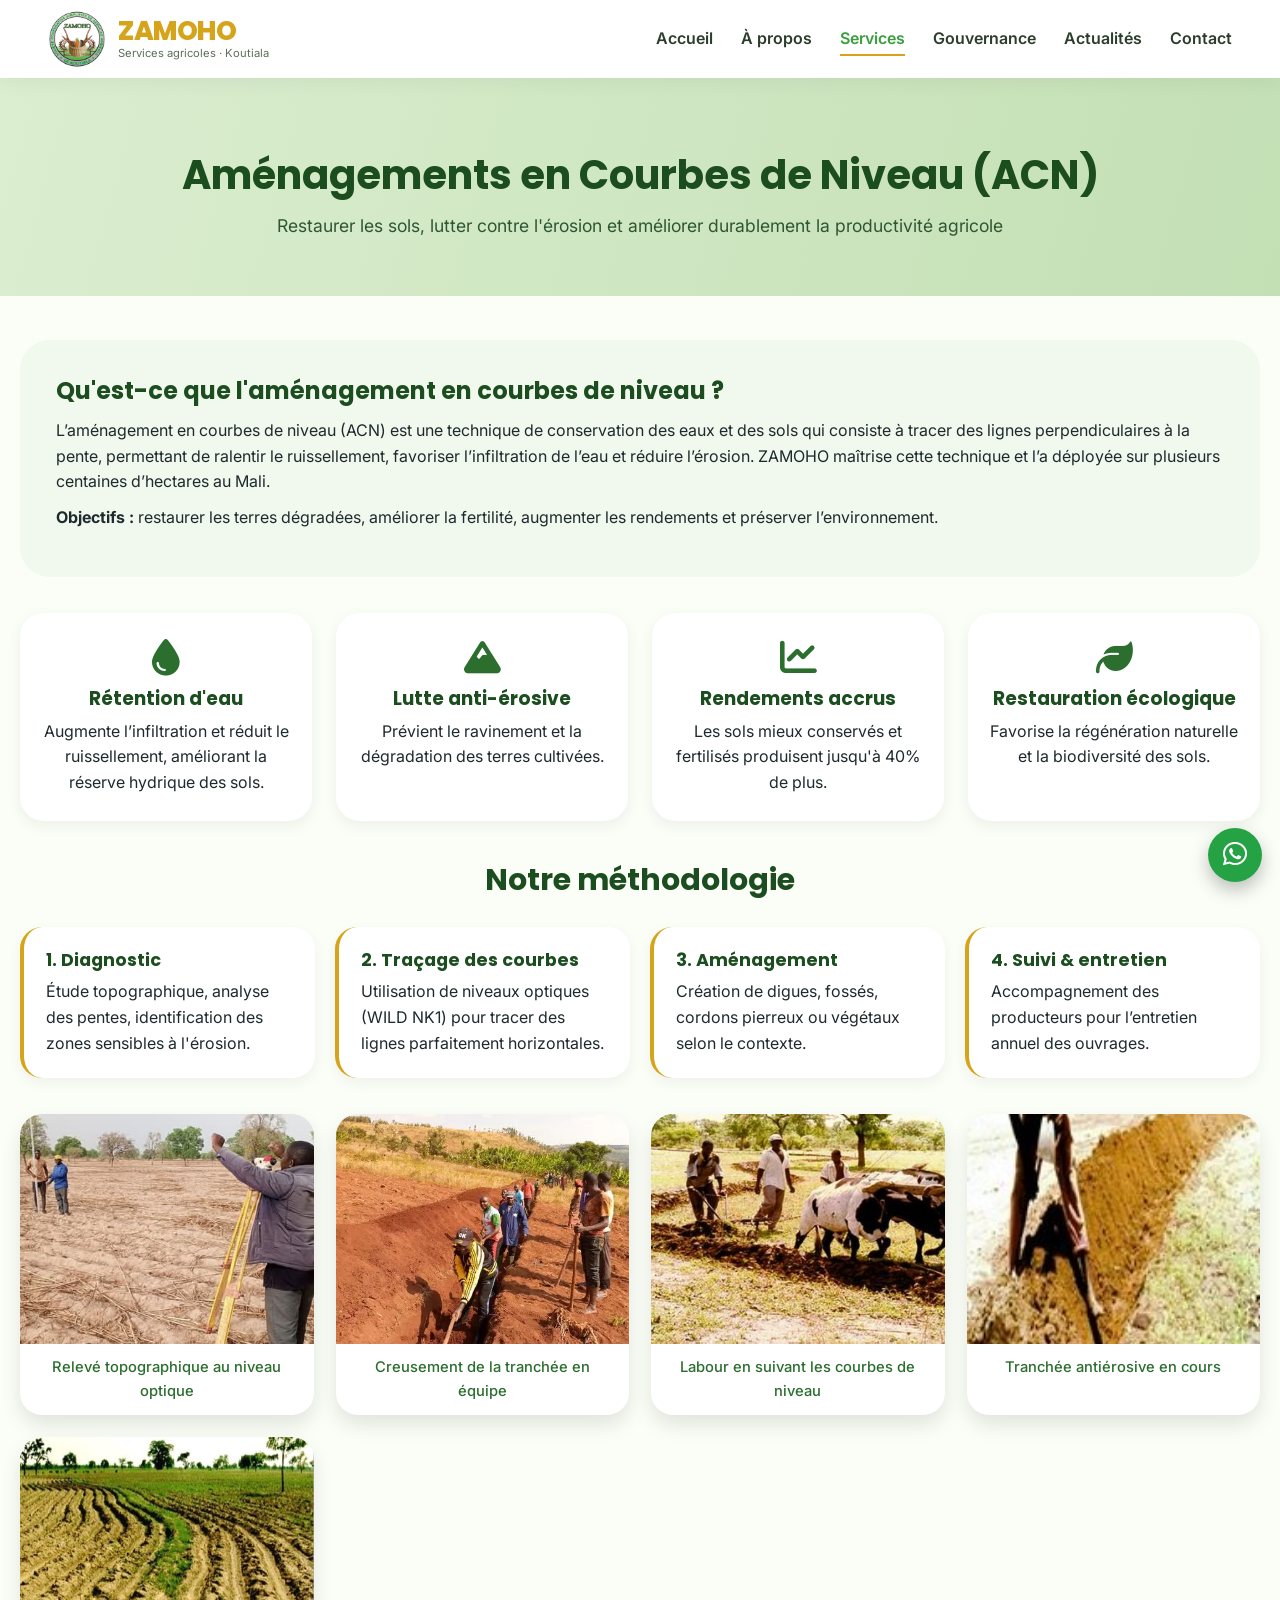
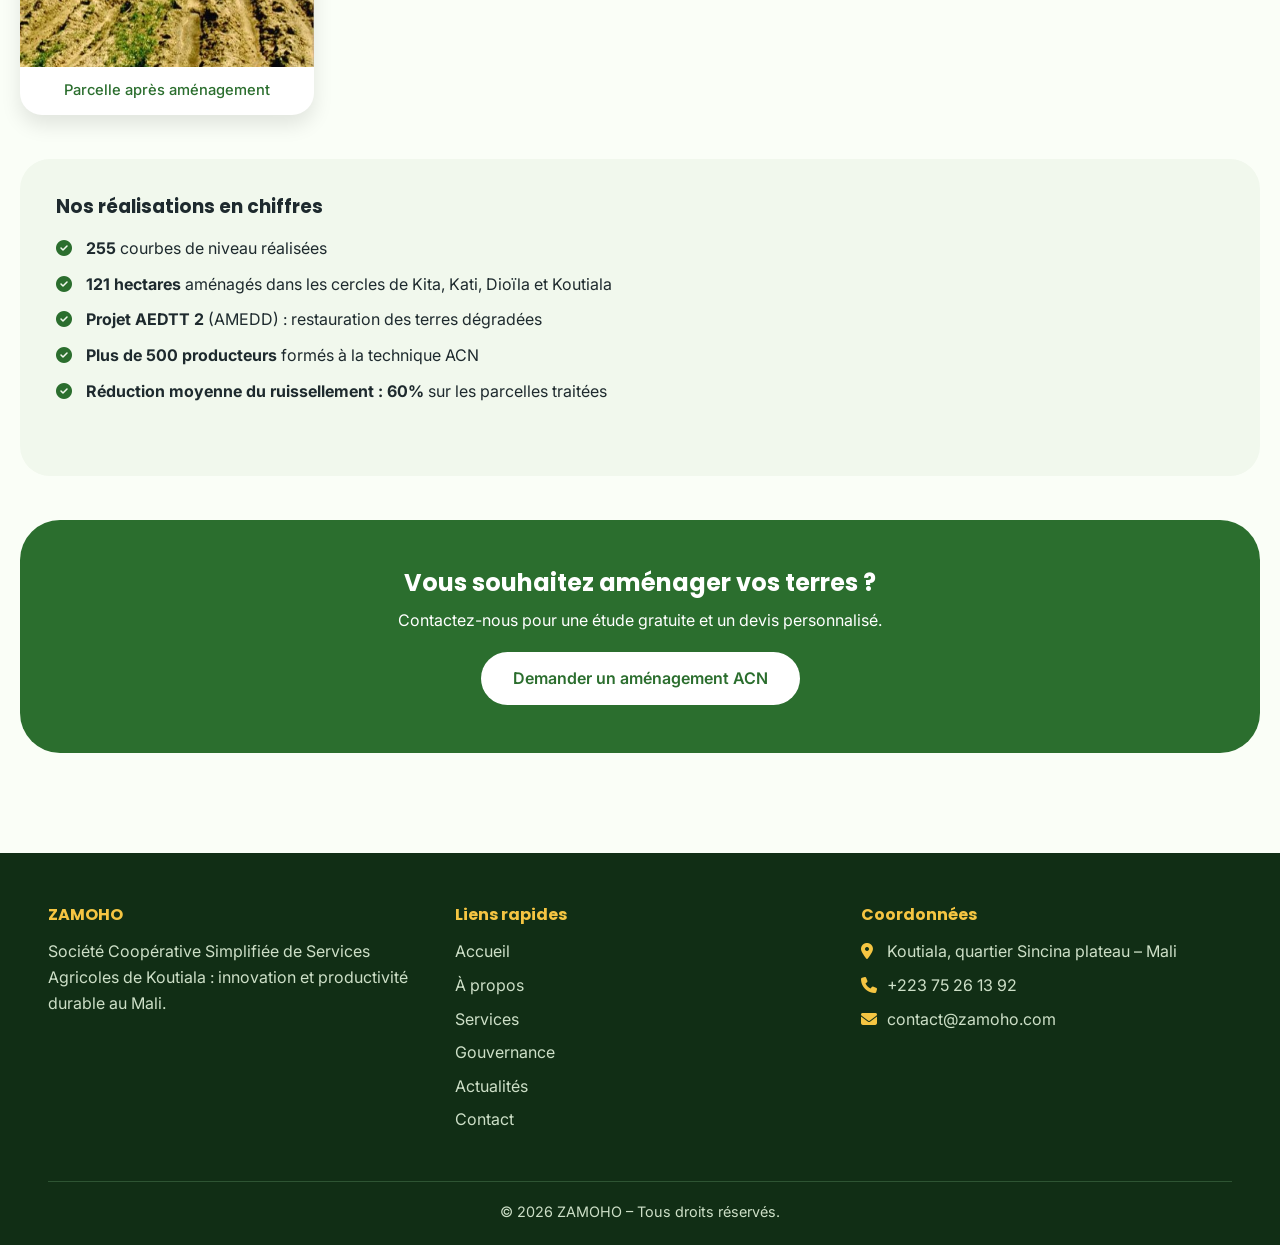
<file: service-acn.html>
<!DOCTYPE html>
<html lang="fr">
<head>
<meta charset="UTF-8">
<meta name="viewport" content="width=device-width, initial-scale=1.0">
<title>Aménagements en courbes de niveau | ZAMOHO</title>
<meta name="description" content="ZAMOHO, Société Coopérative Simplifiée de Services Agricoles de Koutiala (Mali) : semences certifiées, appui-conseil, ACN, mécanisation.">
<link rel="icon" href="images/logo.png">
<link rel="stylesheet" href="https://cdnjs.cloudflare.com/ajax/libs/font-awesome/6.5.1/css/all.min.css">
<link href="https://fonts.googleapis.com/css2?family=Inter:wght@400;500;600;700&family=Poppins:wght@600;700;800&display=swap" rel="stylesheet">
<link rel="stylesheet" href="css/style.css">
</head>
<body>
<header class="header">
  <div class="container">
    <a href="index.html" class="logo" aria-label="ZAMOHO, accueil">
      <img src="images/logo.png" alt="Logo ZAMOHO" class="logo-img">
      <span class="logo-text"><strong><span>ZAMOHO</span></strong><small>Services agricoles · Koutiala</small></span>
    </a>
    <nav aria-label="Navigation principale">
      <ul class="nav-menu"><li><a href="index.html">Accueil</a></li><li><a href="about.html">À propos</a></li><li><a href="services.html" class="active" aria-current="page">Services</a></li><li><a href="gouvernance.html">Gouvernance</a></li><li><a href="actualite.html">Actualités</a></li><li><a href="contact.html">Contact</a></li></ul>
    </nav>
    <button class="hamburger" aria-label="Ouvrir le menu" aria-expanded="false"><i class="fas fa-bars"></i></button>
  </div>
</header>
<main>
<section class="page-hero"><div class="container"><h1>Aménagements en Courbes de Niveau (ACN)</h1><p>Restaurer les sols, lutter contre l'érosion et améliorer durablement la productivité agricole</p></div></section>
<div class="container page-body">
  <div class="intro-box"><h2>Qu'est-ce que l'aménagement en courbes de niveau ?</h2>
    <p>L’aménagement en courbes de niveau (ACN) est une technique de conservation des eaux et des sols qui consiste à tracer des lignes perpendiculaires à la pente, permettant de ralentir le ruissellement, favoriser l’infiltration de l’eau et réduire l’érosion. ZAMOHO maîtrise cette technique et l’a déployée sur plusieurs centaines d’hectares au Mali.</p>
    <p><strong>Objectifs :</strong> restaurer les terres dégradées, améliorer la fertilité, augmenter les rendements et préserver l’environnement.</p></div>
  <div class="benefits">
    <div class="benefit-card"><i class="fas fa-tint"></i><h3>Rétention d'eau</h3><p>Augmente l’infiltration et réduit le ruissellement, améliorant la réserve hydrique des sols.</p></div>
    <div class="benefit-card"><i class="fas fa-mountain"></i><h3>Lutte anti-érosive</h3><p>Prévient le ravinement et la dégradation des terres cultivées.</p></div>
    <div class="benefit-card"><i class="fas fa-chart-line"></i><h3>Rendements accrus</h3><p>Les sols mieux conservés et fertilisés produisent jusqu'à 40% de plus.</p></div>
    <div class="benefit-card"><i class="fas fa-leaf"></i><h3>Restauration écologique</h3><p>Favorise la régénération naturelle et la biodiversité des sols.</p></div>
  </div>
  <h2 class="page-title">Notre méthodologie</h2>
  <div class="steps">
    <div class="step"><h3>1. Diagnostic</h3><p>Étude topographique, analyse des pentes, identification des zones sensibles à l'érosion.</p></div>
    <div class="step"><h3>2. Traçage des courbes</h3><p>Utilisation de niveaux optiques (WILD NK1) pour tracer des lignes parfaitement horizontales.</p></div>
    <div class="step"><h3>3. Aménagement</h3><p>Création de digues, fossés, cordons pierreux ou végétaux selon le contexte.</p></div>
    <div class="step"><h3>4. Suivi &amp; entretien</h3><p>Accompagnement des producteurs pour l’entretien annuel des ouvrages.</p></div>
  </div>
  <div class="acn-gallery">
    <div class="gallery-item"><img src="images/acn1.jpg" alt="Relevé topographique au niveau optique" loading="lazy"><div class="gallery-caption">Relevé topographique au niveau optique</div></div>
    <div class="gallery-item"><img src="images/acn2.jpg" alt="Creusement de la tranchée en équipe" loading="lazy"><div class="gallery-caption">Creusement de la tranchée en équipe</div></div>
    <div class="gallery-item"><img src="images/acn3.jpg" alt="Labour en suivant les courbes de niveau" loading="lazy"><div class="gallery-caption">Labour en suivant les courbes de niveau</div></div>
    <div class="gallery-item"><img src="images/acn4.jpg" alt="Tranchée antiérosive en cours" loading="lazy"><div class="gallery-caption">Tranchée antiérosive en cours</div></div>
    <div class="gallery-item"><img src="images/acn5.jpg" alt="Parcelle après aménagement" loading="lazy"><div class="gallery-caption">Parcelle après aménagement</div></div>
  </div>
  <div class="intro-box"><h3>Nos réalisations en chiffres</h3>
    <ul class="checks">
      <li><strong>255</strong> courbes de niveau réalisées</li>
      <li><strong>121 hectares</strong> aménagés dans les cercles de Kita, Kati, Dioïla et Koutiala</li>
      <li><strong>Projet AEDTT 2</strong> (AMEDD) : restauration des terres dégradées</li>
      <li><strong>Plus de 500 producteurs</strong> formés à la technique ACN</li>
      <li><strong>Réduction moyenne du ruissellement : 60%</strong> sur les parcelles traitées</li>
    </ul></div>
  <div class="cta-box"><h2>Vous souhaitez aménager vos terres ?</h2><p>Contactez-nous pour une étude gratuite et un devis personnalisé.</p><a href="contact.html" class="btn">Demander un aménagement ACN</a></div>
</div>
</main>
<footer class="footer">
  <div class="container">
    <div class="footer-content">
      <div class="footer-col"><h4>ZAMOHO</h4><p>Société Coopérative Simplifiée de Services Agricoles de Koutiala : innovation et productivité durable au Mali.</p></div>
      <div class="footer-col"><h4>Liens rapides</h4><ul>
        <li><a href="index.html">Accueil</a></li><li><a href="about.html">À propos</a></li><li><a href="services.html">Services</a></li>
        <li><a href="gouvernance.html">Gouvernance</a></li><li><a href="actualite.html">Actualités</a></li><li><a href="contact.html">Contact</a></li></ul></div>
      <div class="footer-col"><h4>Coordonnées</h4>
        <p><i class="fas fa-map-marker-alt"></i> Koutiala, quartier Sincina plateau – Mali</p>
        <p><i class="fas fa-phone"></i> +223 75 26 13 92</p>
        <p><i class="fas fa-envelope"></i> contact@zamoho.com</p></div>
    </div>
    <div class="footer-bottom"><p>&copy; 2026 ZAMOHO – Tous droits réservés.</p></div>
  </div>
</footer>
<a class="wa-float" href="https://wa.me/22375261392" target="_blank" rel="noopener" aria-label="Écrire sur WhatsApp"><i class="fab fa-whatsapp"></i></a>
<script src="js/script.js"></script>
</body>
</html>
</file>
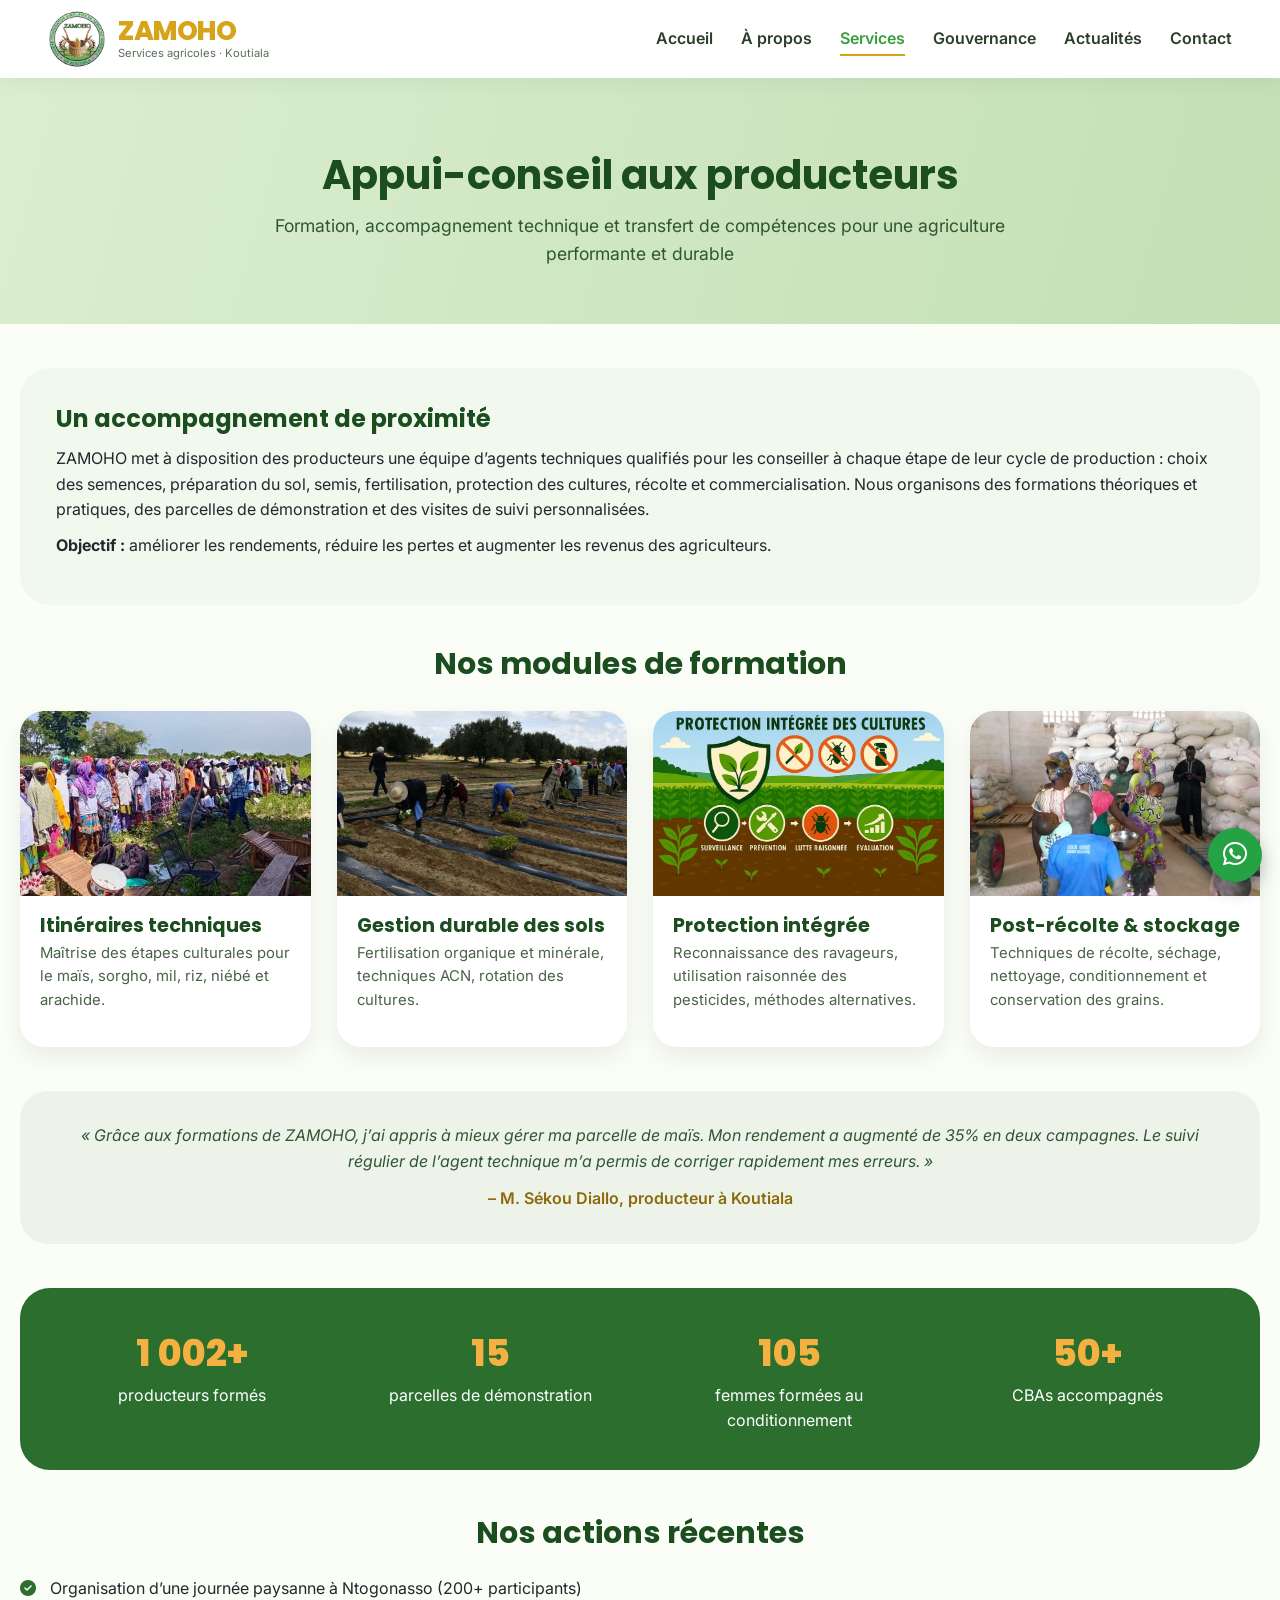
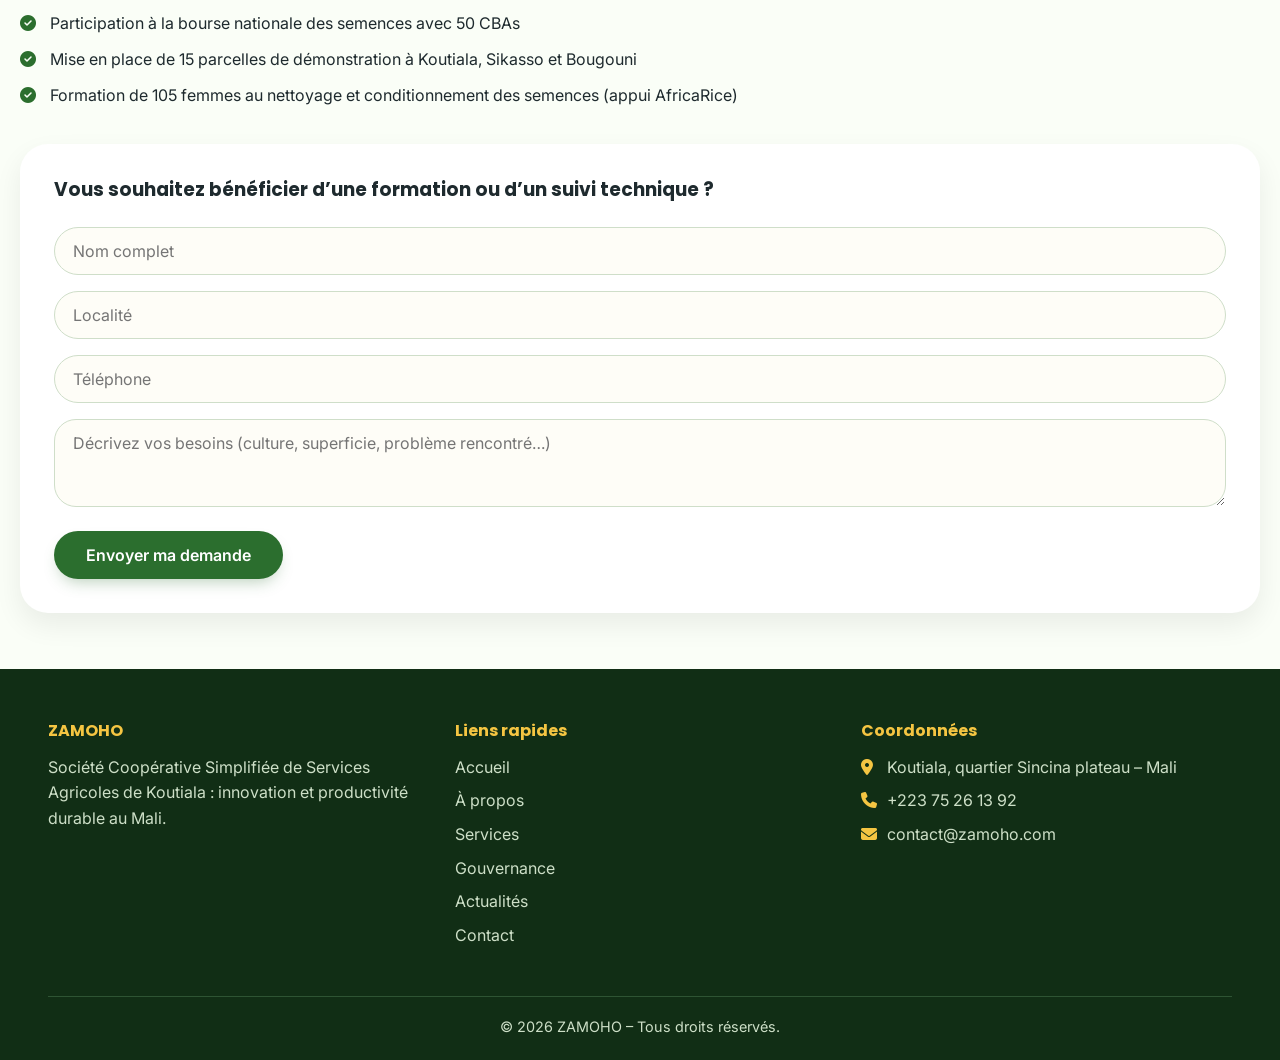
<file: service-appui.html>
<!DOCTYPE html>
<html lang="fr">
<head>
<meta charset="UTF-8">
<meta name="viewport" content="width=device-width, initial-scale=1.0">
<title>Appui-conseil aux producteurs | ZAMOHO</title>
<meta name="description" content="ZAMOHO, Société Coopérative Simplifiée de Services Agricoles de Koutiala (Mali) : semences certifiées, appui-conseil, ACN, mécanisation.">
<link rel="icon" href="images/logo.png">
<link rel="stylesheet" href="https://cdnjs.cloudflare.com/ajax/libs/font-awesome/6.5.1/css/all.min.css">
<link href="https://fonts.googleapis.com/css2?family=Inter:wght@400;500;600;700&family=Poppins:wght@600;700;800&display=swap" rel="stylesheet">
<link rel="stylesheet" href="css/style.css">
</head>
<body>
<header class="header">
  <div class="container">
    <a href="index.html" class="logo" aria-label="ZAMOHO, accueil">
      <img src="images/logo.png" alt="Logo ZAMOHO" class="logo-img">
      <span class="logo-text"><strong><span>ZAMOHO</span></strong><small>Services agricoles · Koutiala</small></span>
    </a>
    <nav aria-label="Navigation principale">
      <ul class="nav-menu"><li><a href="index.html">Accueil</a></li><li><a href="about.html">À propos</a></li><li><a href="services.html" class="active" aria-current="page">Services</a></li><li><a href="gouvernance.html">Gouvernance</a></li><li><a href="actualite.html">Actualités</a></li><li><a href="contact.html">Contact</a></li></ul>
    </nav>
    <button class="hamburger" aria-label="Ouvrir le menu" aria-expanded="false"><i class="fas fa-bars"></i></button>
  </div>
</header>
<main>
<section class="page-hero"><div class="container"><h1>Appui-conseil aux producteurs</h1><p>Formation, accompagnement technique et transfert de compétences pour une agriculture performante et durable</p></div></section>
<div class="container page-body">
  <div class="intro-box"><h2>Un accompagnement de proximité</h2>
    <p>ZAMOHO met à disposition des producteurs une équipe d’agents techniques qualifiés pour les conseiller à chaque étape de leur cycle de production : choix des semences, préparation du sol, semis, fertilisation, protection des cultures, récolte et commercialisation. Nous organisons des formations théoriques et pratiques, des parcelles de démonstration et des visites de suivi personnalisées.</p>
    <p><strong>Objectif :</strong> améliorer les rendements, réduire les pertes et augmenter les revenus des agriculteurs.</p></div>
  <h2 class="page-title">Nos modules de formation</h2>
  <div class="card-grid">
    <div class="p-card"><img src="images/formation.jpg" alt="Itinéraires techniques" loading="lazy"><div class="p-body"><h3>Itinéraires techniques</h3><p>Maîtrise des étapes culturales pour le maïs, sorgho, mil, riz, niébé et arachide.</p></div></div>
    <div class="p-card"><img src="images/sol.jpg" alt="Gestion durable des sols" loading="lazy"><div class="p-body"><h3>Gestion durable des sols</h3><p>Fertilisation organique et minérale, techniques ACN, rotation des cultures.</p></div></div>
    <div class="p-card"><img src="images/protection.jpg" alt="Protection intégrée" loading="lazy"><div class="p-body"><h3>Protection intégrée</h3><p>Reconnaissance des ravageurs, utilisation raisonnée des pesticides, méthodes alternatives.</p></div></div>
    <div class="p-card"><img src="images/stock1.jpg" alt="Post-récolte &amp; stockage" loading="lazy"><div class="p-body"><h3>Post-récolte &amp; stockage</h3><p>Techniques de récolte, séchage, nettoyage, conditionnement et conservation des grains.</p></div></div>
  </div>
  <div class="quote"><p>« Grâce aux formations de ZAMOHO, j’ai appris à mieux gérer ma parcelle de maïs. Mon rendement a augmenté de 35% en deux campagnes. Le suivi régulier de l’agent technique m’a permis de corriger rapidement mes erreurs. »</p><div class="author">– M. Sékou Diallo, producteur à Koutiala</div></div>
  <div class="band">
    <div><span class="num">1 002+</span>producteurs formés</div><div><span class="num">15</span>parcelles de démonstration</div>
    <div><span class="num">105</span>femmes formées au conditionnement</div><div><span class="num">50+</span>CBAs accompagnés</div>
  </div>
  <h2 class="page-title">Nos actions récentes</h2>
  <ul class="checks">
    <li>Organisation d’une journée paysanne à Ntogonasso (200+ participants)</li>
    <li>Participation à la bourse nationale des semences avec 50 CBAs</li>
    <li>Mise en place de 15 parcelles de démonstration à Koutiala, Sikasso et Bougouni</li>
    <li>Formation de 105 femmes au nettoyage et conditionnement des semences (appui AfricaRice)</li>
  </ul>
  <div class="form-box"><h3>Vous souhaitez bénéficier d’une formation ou d’un suivi technique ?</h3><br>
    <form data-mail="contact@zamoho.com" data-subject="Demande de formation / suivi technique">
      <input type="text" name="nom" placeholder="Nom complet" required><input type="text" name="localite" placeholder="Localité" required>
      <input type="tel" name="tel" placeholder="Téléphone"><textarea name="besoin" rows="3" placeholder="Décrivez vos besoins (culture, superficie, problème rencontré…)"></textarea>
      <button type="submit" class="btn btn-primary">Envoyer ma demande</button></form></div>
</div>
</main>
<footer class="footer">
  <div class="container">
    <div class="footer-content">
      <div class="footer-col"><h4>ZAMOHO</h4><p>Société Coopérative Simplifiée de Services Agricoles de Koutiala : innovation et productivité durable au Mali.</p></div>
      <div class="footer-col"><h4>Liens rapides</h4><ul>
        <li><a href="index.html">Accueil</a></li><li><a href="about.html">À propos</a></li><li><a href="services.html">Services</a></li>
        <li><a href="gouvernance.html">Gouvernance</a></li><li><a href="actualite.html">Actualités</a></li><li><a href="contact.html">Contact</a></li></ul></div>
      <div class="footer-col"><h4>Coordonnées</h4>
        <p><i class="fas fa-map-marker-alt"></i> Koutiala, quartier Sincina plateau – Mali</p>
        <p><i class="fas fa-phone"></i> +223 75 26 13 92</p>
        <p><i class="fas fa-envelope"></i> contact@zamoho.com</p></div>
    </div>
    <div class="footer-bottom"><p>&copy; 2026 ZAMOHO – Tous droits réservés.</p></div>
  </div>
</footer>
<a class="wa-float" href="https://wa.me/22375261392" target="_blank" rel="noopener" aria-label="Écrire sur WhatsApp"><i class="fab fa-whatsapp"></i></a>
<script src="js/script.js"></script>
</body>
</html>
</file>
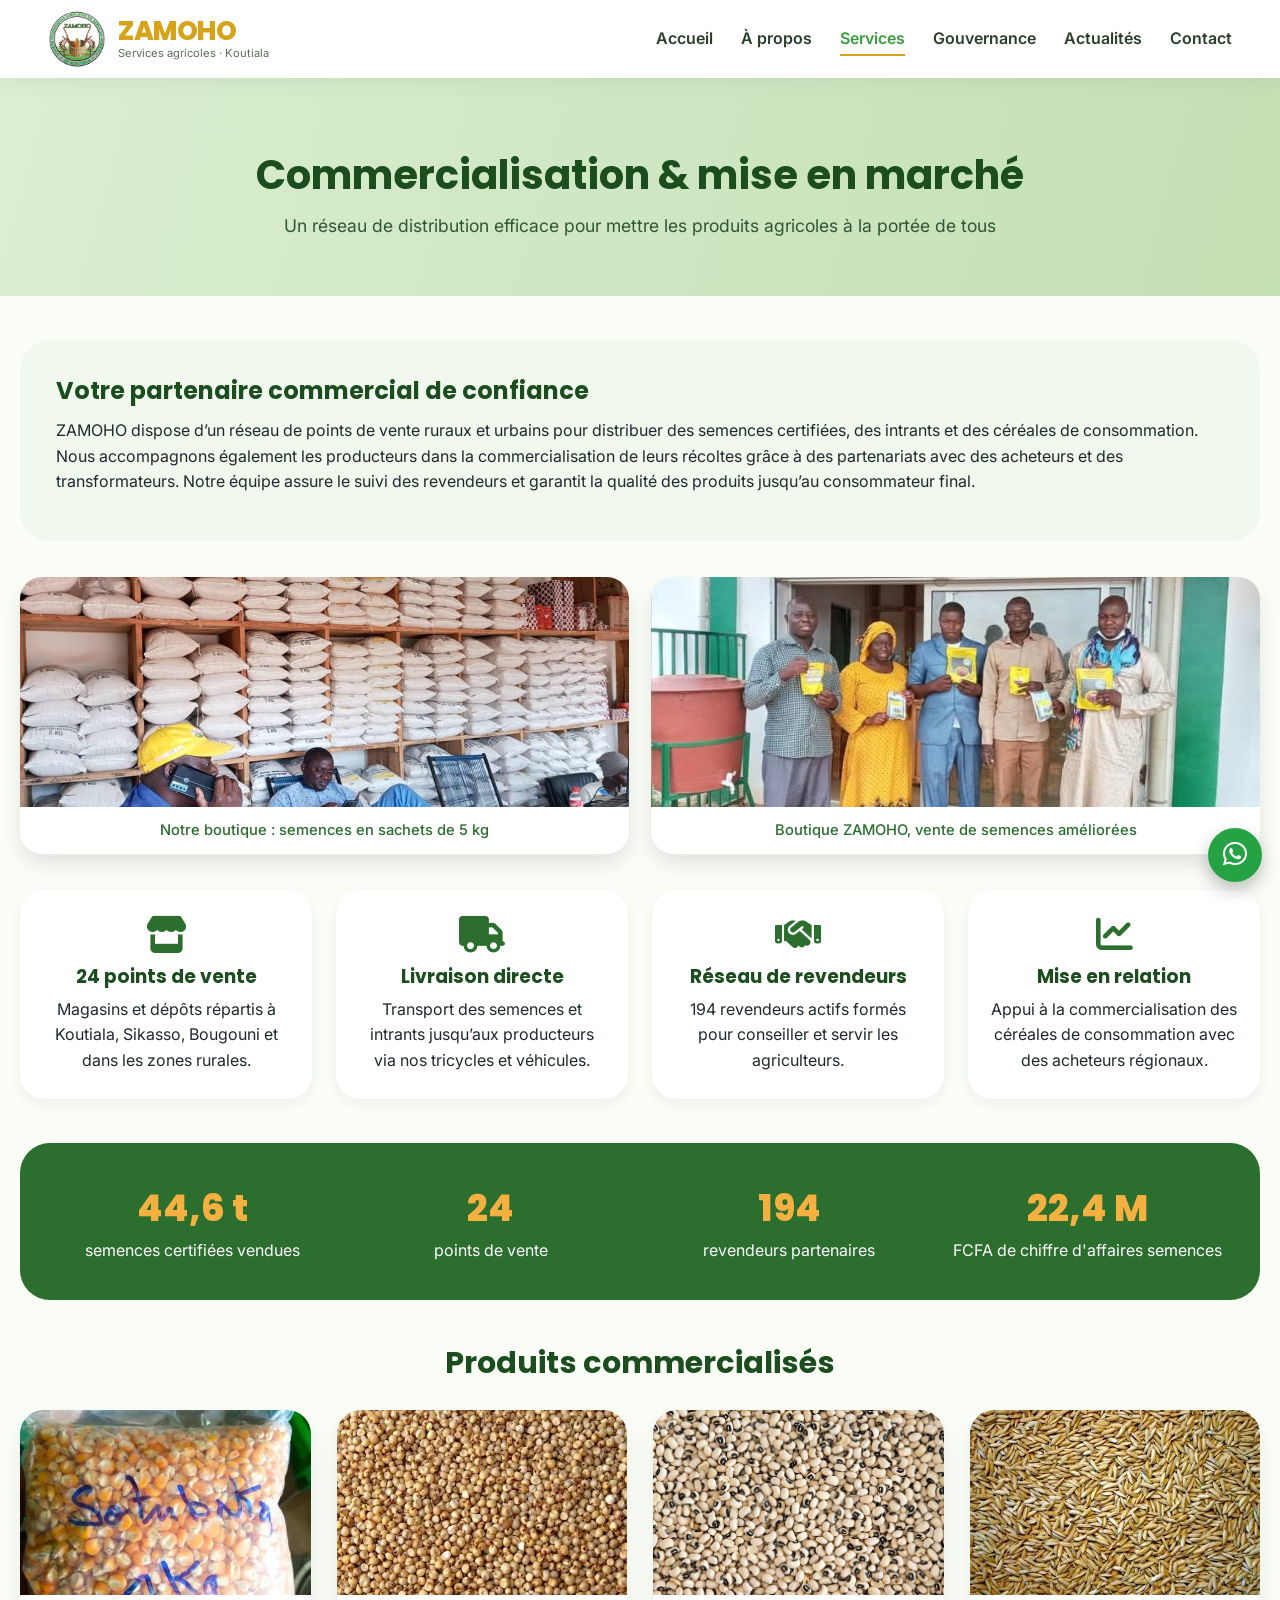
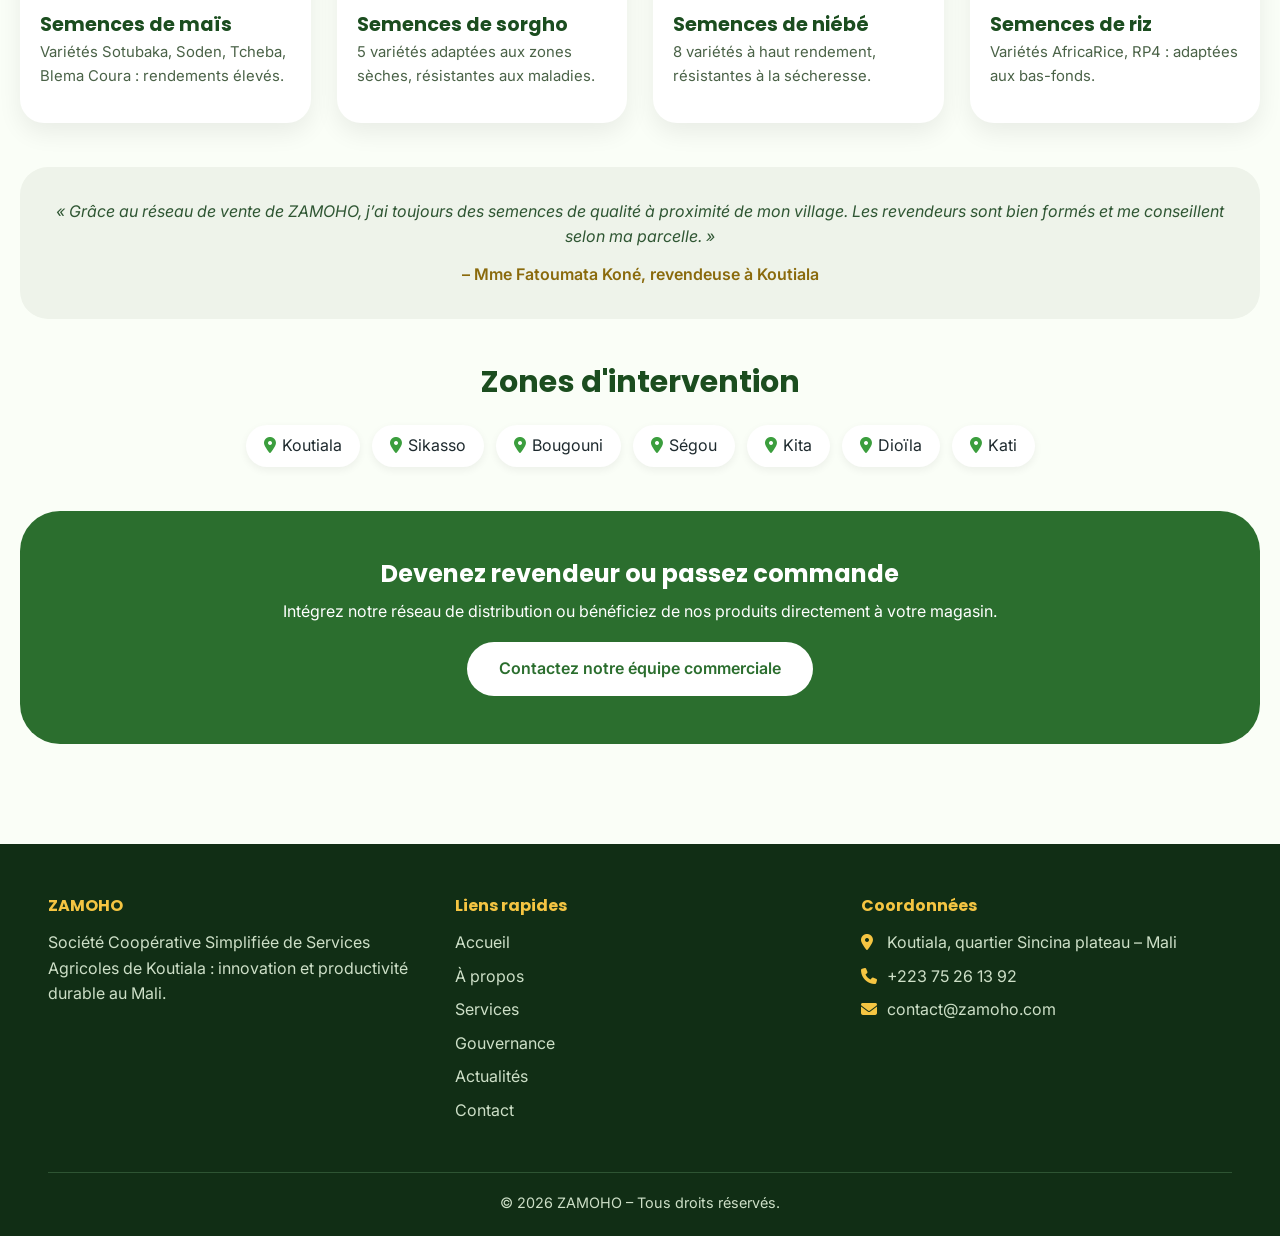
<file: service-commercialisation.html>
<!DOCTYPE html>
<html lang="fr">
<head>
<meta charset="UTF-8">
<meta name="viewport" content="width=device-width, initial-scale=1.0">
<title>Commercialisation & mise en marché | ZAMOHO</title>
<meta name="description" content="ZAMOHO, Société Coopérative Simplifiée de Services Agricoles de Koutiala (Mali) : semences certifiées, appui-conseil, ACN, mécanisation.">
<link rel="icon" href="images/logo.png">
<link rel="stylesheet" href="https://cdnjs.cloudflare.com/ajax/libs/font-awesome/6.5.1/css/all.min.css">
<link href="https://fonts.googleapis.com/css2?family=Inter:wght@400;500;600;700&family=Poppins:wght@600;700;800&display=swap" rel="stylesheet">
<link rel="stylesheet" href="css/style.css">
</head>
<body>
<header class="header">
  <div class="container">
    <a href="index.html" class="logo" aria-label="ZAMOHO, accueil">
      <img src="images/logo.png" alt="Logo ZAMOHO" class="logo-img">
      <span class="logo-text"><strong><span>ZAMOHO</span> </strong><small>Services agricoles · Koutiala</small></span>
    </a>
    <nav aria-label="Navigation principale">
      <ul class="nav-menu"><li><a href="index.html">Accueil</a></li><li><a href="about.html">À propos</a></li><li><a href="services.html" class="active" aria-current="page">Services</a></li><li><a href="gouvernance.html">Gouvernance</a></li><li><a href="actualite.html">Actualités</a></li><li><a href="contact.html">Contact</a></li></ul>
    </nav>
    <button class="hamburger" aria-label="Ouvrir le menu" aria-expanded="false"><i class="fas fa-bars"></i></button>
  </div>
</header>
<main>
<section class="page-hero"><div class="container"><h1>Commercialisation &amp; mise en marché</h1><p>Un réseau de distribution efficace pour mettre les produits agricoles à la portée de tous</p></div></section>
<div class="container page-body">
  <div class="intro-box"><h2>Votre partenaire commercial de confiance</h2><p>ZAMOHO dispose d’un réseau de points de vente ruraux et urbains pour distribuer des semences certifiées, des intrants et des céréales de consommation. Nous accompagnons également les producteurs dans la commercialisation de leurs récoltes grâce à des partenariats avec des acheteurs et des transformateurs. Notre équipe assure le suivi des revendeurs et garantit la qualité des produits jusqu’au consommateur final.</p></div>
  <div class="photo-pair">
    <figure><img src="images/boutique1.jpg" alt="Rayons de semences en sachets" loading="lazy"><figcaption>Notre boutique : semences en sachets de 5 kg</figcaption></figure>
    <figure><img src="images/boutique.jpg" alt="Devanture de la boutique ZAMOHO" loading="lazy"><figcaption>Boutique ZAMOHO, vente de semences améliorées</figcaption></figure>
  </div>
  <div class="benefits">
    <div class="benefit-card"><i class="fas fa-store"></i><h3>24 points de vente</h3><p>Magasins et dépôts répartis à Koutiala, Sikasso, Bougouni et dans les zones rurales.</p></div>
    <div class="benefit-card"><i class="fas fa-truck"></i><h3>Livraison directe</h3><p>Transport des semences et intrants jusqu’aux producteurs via nos tricycles et véhicules.</p></div>
    <div class="benefit-card"><i class="fas fa-handshake"></i><h3>Réseau de revendeurs</h3><p>194 revendeurs actifs formés pour conseiller et servir les agriculteurs.</p></div>
    <div class="benefit-card"><i class="fas fa-chart-line"></i><h3>Mise en relation</h3><p>Appui à la commercialisation des céréales de consommation avec des acheteurs régionaux.</p></div>
  </div>
  <div class="band">
    <div><span class="num">44,6 t</span>semences certifiées vendues</div><div><span class="num">24</span>points de vente</div>
    <div><span class="num">194</span>revendeurs partenaires</div><div><span class="num">22,4 M</span>FCFA de chiffre d'affaires semences</div>
  </div>
  <h2 class="page-title">Produits commercialisés</h2>
  <div class="card-grid">
    <div class="p-card"><img src="images/sotubaka.jpg" alt="Semences de maïs" loading="lazy"><div class="p-body"><h3>Semences de maïs</h3><p>Variétés Sotubaka, Soden, Tcheba, Blema Coura : rendements élevés.</p></div></div>
    <div class="p-card"><img src="images/sorgho.jpg" alt="Semences de sorgho" loading="lazy"><div class="p-body"><h3>Semences de sorgho</h3><p>5 variétés adaptées aux zones sèches, résistantes aux maladies.</p></div></div>
    <div class="p-card"><img src="images/niebe.jpg" alt="Semences de niébé" loading="lazy"><div class="p-body"><h3>Semences de niébé</h3><p>8 variétés à haut rendement, résistantes à la sécheresse.</p></div></div>
    <div class="p-card"><img src="images/riz-grains.jpg" alt="Semences de riz" loading="lazy"><div class="p-body"><h3>Semences de riz</h3><p>Variétés AfricaRice, RP4 : adaptées aux bas-fonds.</p></div></div>
  </div>
  <div class="quote"><p>« Grâce au réseau de vente de ZAMOHO, j’ai toujours des semences de qualité à proximité de mon village. Les revendeurs sont bien formés et me conseillent selon ma parcelle. »</p><div class="author">– Mme Fatoumata Koné, revendeuse à Koutiala</div></div>
  <h2 class="page-title">Zones d'intervention</h2>
  <ul class="zones"><li><i class="fas fa-map-marker-alt"></i>Koutiala</li><li><i class="fas fa-map-marker-alt"></i>Sikasso</li><li><i class="fas fa-map-marker-alt"></i>Bougouni</li><li><i class="fas fa-map-marker-alt"></i>Ségou</li><li><i class="fas fa-map-marker-alt"></i>Kita</li><li><i class="fas fa-map-marker-alt"></i>Dioïla</li><li><i class="fas fa-map-marker-alt"></i>Kati</li></ul>
  <div class="cta-box"><h2>Devenez revendeur ou passez commande</h2><p>Intégrez notre réseau de distribution ou bénéficiez de nos produits directement à votre magasin.</p><a href="contact.html" class="btn">Contactez notre équipe commerciale</a></div>
</div>
</main>
<footer class="footer">
  <div class="container">
    <div class="footer-content">
      <div class="footer-col"><h4>ZAMOHO</h4><p>Société Coopérative Simplifiée de Services Agricoles de Koutiala : innovation et productivité durable au Mali.</p></div>
      <div class="footer-col"><h4>Liens rapides</h4><ul>
        <li><a href="index.html">Accueil</a></li><li><a href="about.html">À propos</a></li><li><a href="services.html">Services</a></li>
        <li><a href="gouvernance.html">Gouvernance</a></li><li><a href="actualite.html">Actualités</a></li><li><a href="contact.html">Contact</a></li></ul></div>
      <div class="footer-col"><h4>Coordonnées</h4>
        <p><i class="fas fa-map-marker-alt"></i> Koutiala, quartier Sincina plateau – Mali</p>
        <p><i class="fas fa-phone"></i> +223 75 26 13 92</p>
        <p><i class="fas fa-envelope"></i> contact@zamoho.com</p></div>
    </div>
    <div class="footer-bottom"><p>&copy; 2026 ZAMOHO – Tous droits réservés.</p></div>
  </div>
</footer>
<a class="wa-float" href="https://wa.me/22375261392" target="_blank" rel="noopener" aria-label="Écrire sur WhatsApp"><i class="fab fa-whatsapp"></i></a>
<script src="js/script.js"></script>
</body>
</html>
</file>
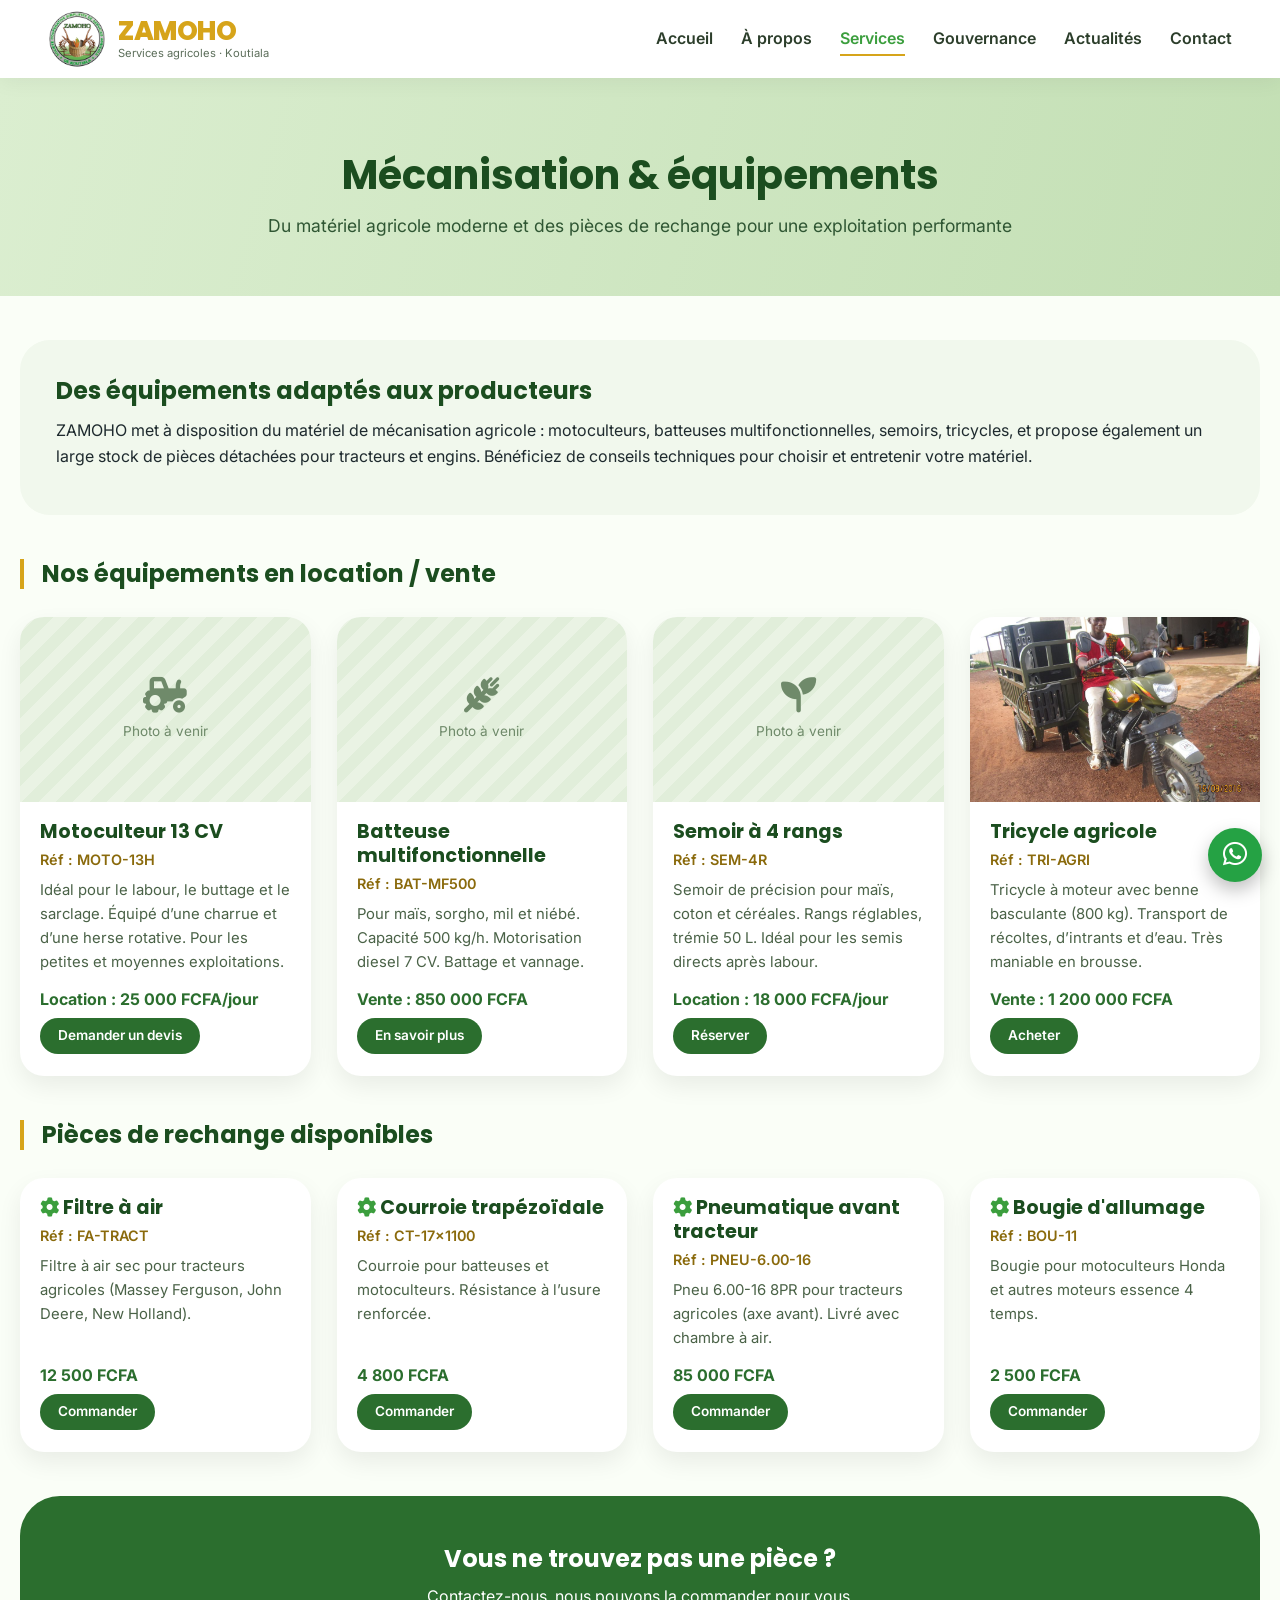
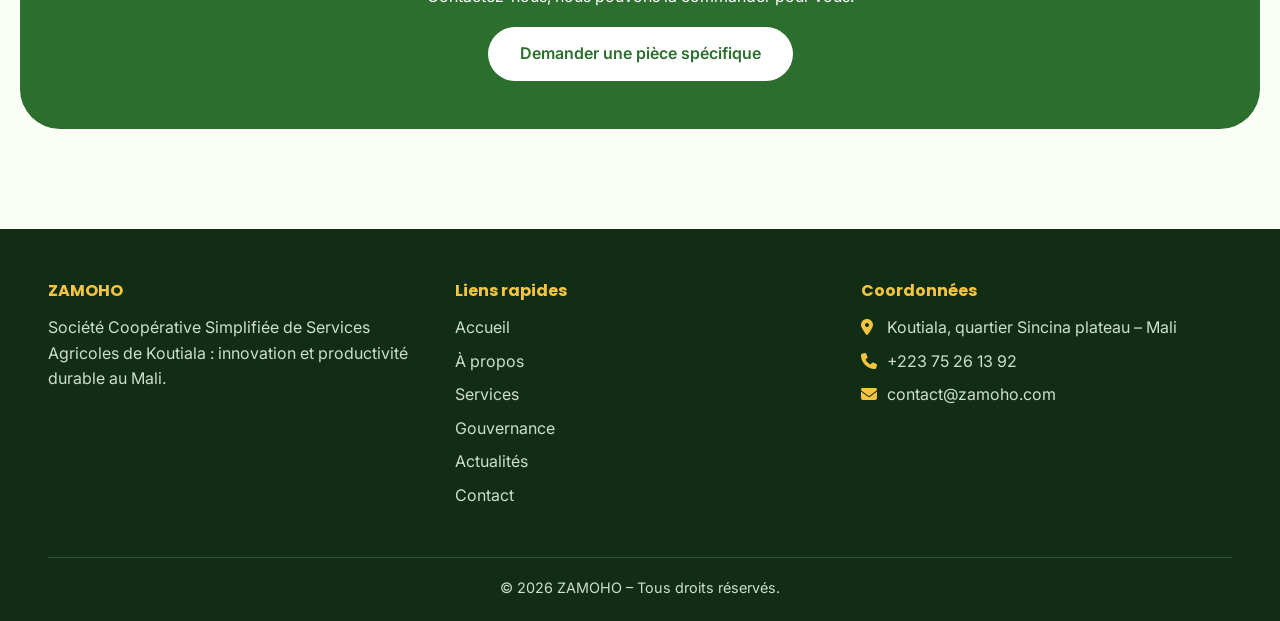
<file: service-mecanisation.html>
<!DOCTYPE html>
<html lang="fr">
<head>
<meta charset="UTF-8">
<meta name="viewport" content="width=device-width, initial-scale=1.0">
<title>Mécanisation & équipements | ZAMOHO</title>
<meta name="description" content="ZAMOHO, Société Coopérative Simplifiée de Services Agricoles de Koutiala (Mali) : semences certifiées, appui-conseil, ACN, mécanisation.">
<link rel="icon" href="images/logo.png">
<link rel="stylesheet" href="https://cdnjs.cloudflare.com/ajax/libs/font-awesome/6.5.1/css/all.min.css">
<link href="https://fonts.googleapis.com/css2?family=Inter:wght@400;500;600;700&family=Poppins:wght@600;700;800&display=swap" rel="stylesheet">
<link rel="stylesheet" href="css/style.css">
</head>
<body>
<header class="header">
  <div class="container">
    <a href="index.html" class="logo" aria-label="ZAMOHO, accueil">
      <img src="images/logo.png" alt="Logo ZAMOHO" class="logo-img">
      <span class="logo-text"><strong><span>ZAMOHO</span></strong><small>Services agricoles · Koutiala</small></span>
    </a>
    <nav aria-label="Navigation principale">
      <ul class="nav-menu"><li><a href="index.html">Accueil</a></li><li><a href="about.html">À propos</a></li><li><a href="services.html" class="active" aria-current="page">Services</a></li><li><a href="gouvernance.html">Gouvernance</a></li><li><a href="actualite.html">Actualités</a></li><li><a href="contact.html">Contact</a></li></ul>
    </nav>
    <button class="hamburger" aria-label="Ouvrir le menu" aria-expanded="false"><i class="fas fa-bars"></i></button>
  </div>
</header>
<main>
<section class="page-hero"><div class="container"><h1>Mécanisation &amp; équipements</h1><p>Du matériel agricole moderne et des pièces de rechange pour une exploitation performante</p></div></section>
<div class="container page-body">
  <div class="intro-box"><h2>Des équipements adaptés aux producteurs</h2><p>ZAMOHO met à disposition du matériel de mécanisation agricole : motoculteurs, batteuses multifonctionnelles, semoirs, tricycles, et propose également un large stock de pièces détachées pour tracteurs et engins. Bénéficiez de conseils techniques pour choisir et entretenir votre matériel.</p></div>
  <h2 class="sub-title">Nos équipements en location / vente</h2>
  <div class="card-grid">
    <div class="p-card"><div class="ph"><i class="fas fa-tractor"></i>Photo à venir</div><div class="p-body"><h3>Motoculteur 13 CV</h3><div class="tag">Réf : MOTO-13H</div><p>Idéal pour le labour, le buttage et le sarclage. Équipé d’une charrue et d’une herse rotative. Pour les petites et moyennes exploitations.</p><div class="price">Location : 25 000 FCFA/jour</div><a href="contact.html" class="btn-small">Demander un devis</a></div></div>
    <div class="p-card"><div class="ph"><i class="fas fa-wheat-awn"></i>Photo à venir</div><div class="p-body"><h3>Batteuse multifonctionnelle</h3><div class="tag">Réf : BAT-MF500</div><p>Pour maïs, sorgho, mil et niébé. Capacité 500 kg/h. Motorisation diesel 7 CV. Battage et vannage.</p><div class="price">Vente : 850 000 FCFA</div><a href="contact.html" class="btn-small">En savoir plus</a></div></div>
    <div class="p-card"><div class="ph"><i class="fas fa-seedling"></i>Photo à venir</div><div class="p-body"><h3>Semoir à 4 rangs</h3><div class="tag">Réf : SEM-4R</div><p>Semoir de précision pour maïs, coton et céréales. Rangs réglables, trémie 50 L. Idéal pour les semis directs après labour.</p><div class="price">Location : 18 000 FCFA/jour</div><a href="contact.html" class="btn-small">Réserver</a></div></div>
    <div class="p-card"><img src="images/tricycle.jpg" alt="Tricycle agricole ZAMOHO" loading="lazy"><div class="p-body"><h3>Tricycle agricole</h3><div class="tag">Réf : TRI-AGRI</div><p>Tricycle à moteur avec benne basculante (800 kg). Transport de récoltes, d’intrants et d’eau. Très maniable en brousse.</p><div class="price">Vente : 1 200 000 FCFA</div><a href="contact.html" class="btn-small">Acheter</a></div></div>
  </div>
  <h2 class="sub-title">Pièces de rechange disponibles</h2>
  <div class="card-grid">
    <div class="p-card"><div class="p-body"><h3><i class="fas fa-gear" style="color:var(--vert3)"></i> Filtre à air</h3><div class="tag">Réf : FA-TRACT</div><p>Filtre à air sec pour tracteurs agricoles (Massey Ferguson, John Deere, New Holland).</p><div class="price">12 500 FCFA</div><a href="contact.html" class="btn-small">Commander</a></div></div>
    <div class="p-card"><div class="p-body"><h3><i class="fas fa-gear" style="color:var(--vert3)"></i> Courroie trapézoïdale</h3><div class="tag">Réf : CT-17x1100</div><p>Courroie pour batteuses et motoculteurs. Résistance à l’usure renforcée.</p><div class="price">4 800 FCFA</div><a href="contact.html" class="btn-small">Commander</a></div></div>
    <div class="p-card"><div class="p-body"><h3><i class="fas fa-gear" style="color:var(--vert3)"></i> Pneumatique avant tracteur</h3><div class="tag">Réf : PNEU-6.00-16</div><p>Pneu 6.00-16 8PR pour tracteurs agricoles (axe avant). Livré avec chambre à air.</p><div class="price">85 000 FCFA</div><a href="contact.html" class="btn-small">Commander</a></div></div>
    <div class="p-card"><div class="p-body"><h3><i class="fas fa-gear" style="color:var(--vert3)"></i> Bougie d'allumage</h3><div class="tag">Réf : BOU-11</div><p>Bougie pour motoculteurs Honda et autres moteurs essence 4 temps.</p><div class="price">2 500 FCFA</div><a href="contact.html" class="btn-small">Commander</a></div></div>
  </div>
  <div class="cta-box"><h2>Vous ne trouvez pas une pièce ?</h2><p>Contactez-nous, nous pouvons la commander pour vous.</p><a href="contact.html" class="btn">Demander une pièce spécifique</a></div>
</div>
</main>
<footer class="footer">
  <div class="container">
    <div class="footer-content">
      <div class="footer-col"><h4>ZAMOHO</h4><p>Société Coopérative Simplifiée de Services Agricoles de Koutiala : innovation et productivité durable au Mali.</p></div>
      <div class="footer-col"><h4>Liens rapides</h4><ul>
        <li><a href="index.html">Accueil</a></li><li><a href="about.html">À propos</a></li><li><a href="services.html">Services</a></li>
        <li><a href="gouvernance.html">Gouvernance</a></li><li><a href="actualite.html">Actualités</a></li><li><a href="contact.html">Contact</a></li></ul></div>
      <div class="footer-col"><h4>Coordonnées</h4>
        <p><i class="fas fa-map-marker-alt"></i> Koutiala, quartier Sincina plateau – Mali</p>
        <p><i class="fas fa-phone"></i> +223 75 26 13 92</p>
        <p><i class="fas fa-envelope"></i> contact@zamoho.com</p></div>
    </div>
    <div class="footer-bottom"><p>&copy; 2026 ZAMOHO – Tous droits réservés.</p></div>
  </div>
</footer>
<a class="wa-float" href="https://wa.me/22375261392" target="_blank" rel="noopener" aria-label="Écrire sur WhatsApp"><i class="fab fa-whatsapp"></i></a>
<script src="js/script.js"></script>
</body>
</html>
</file>
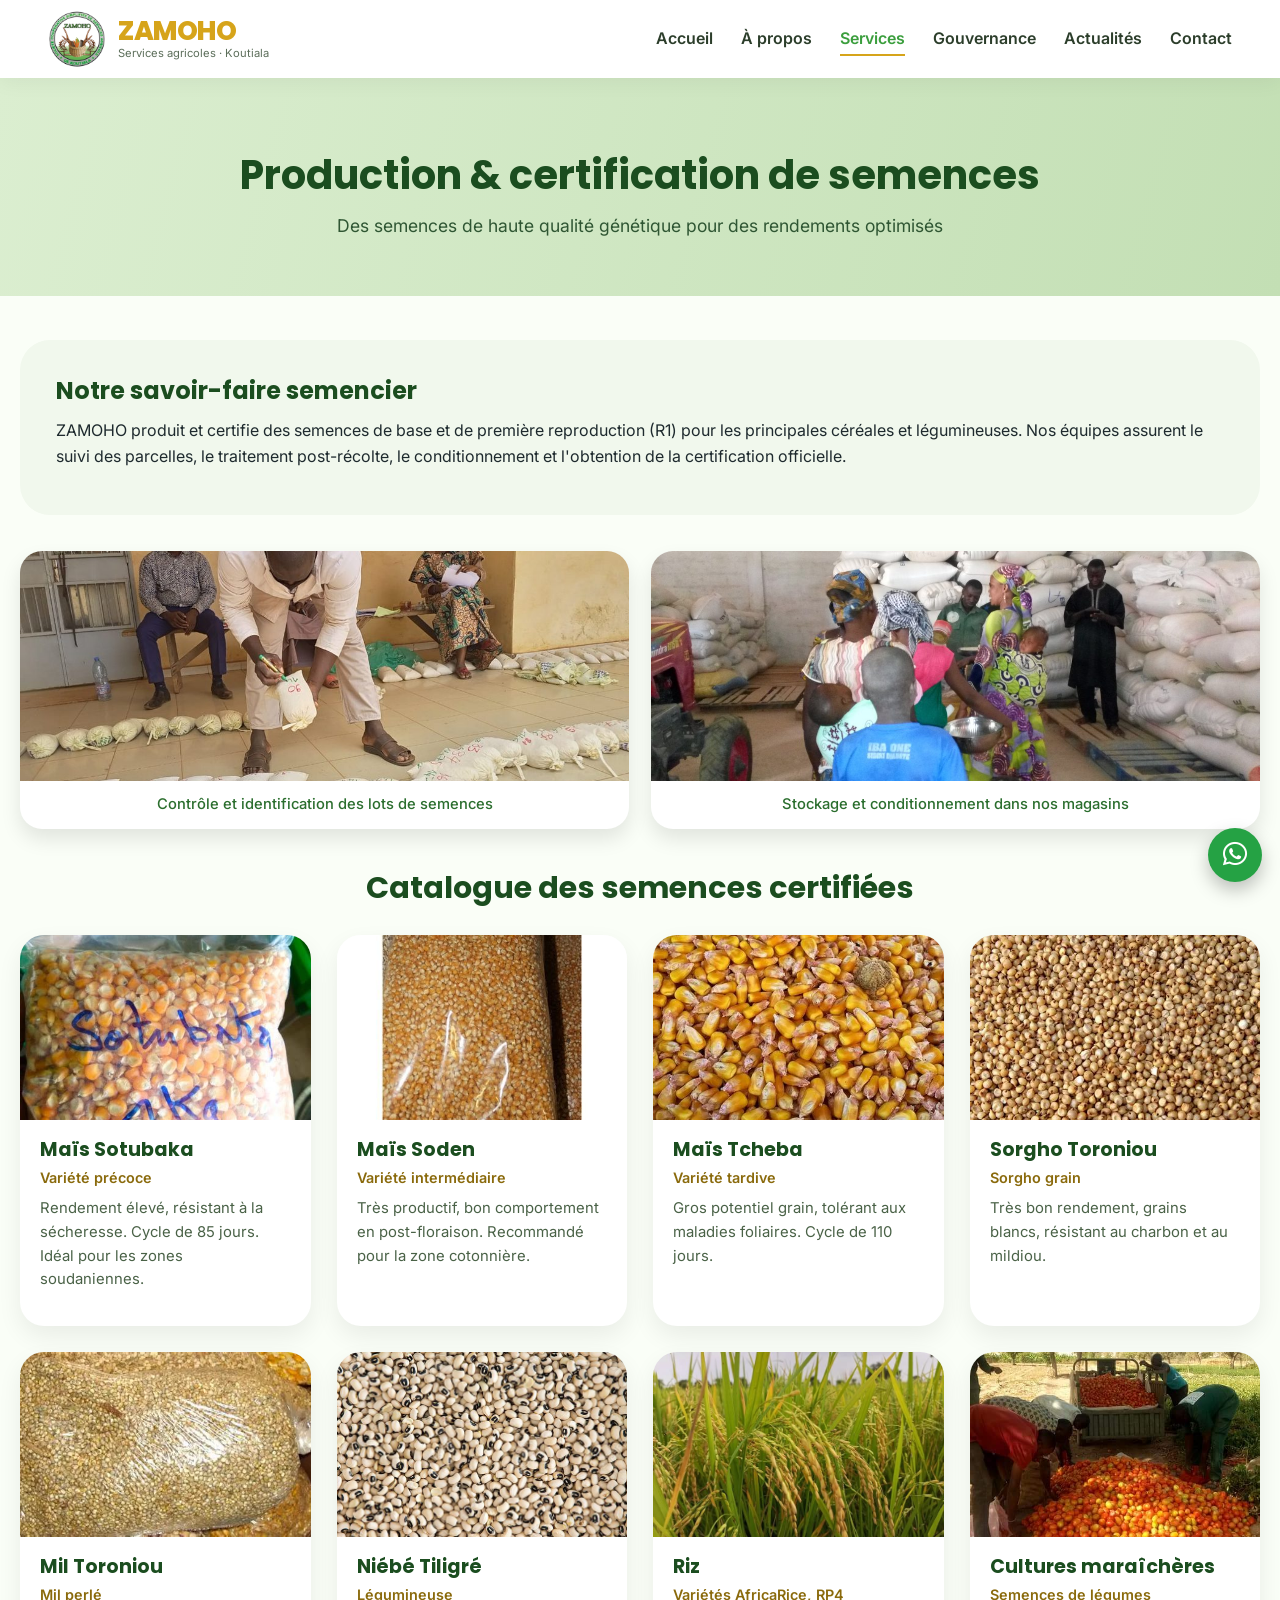
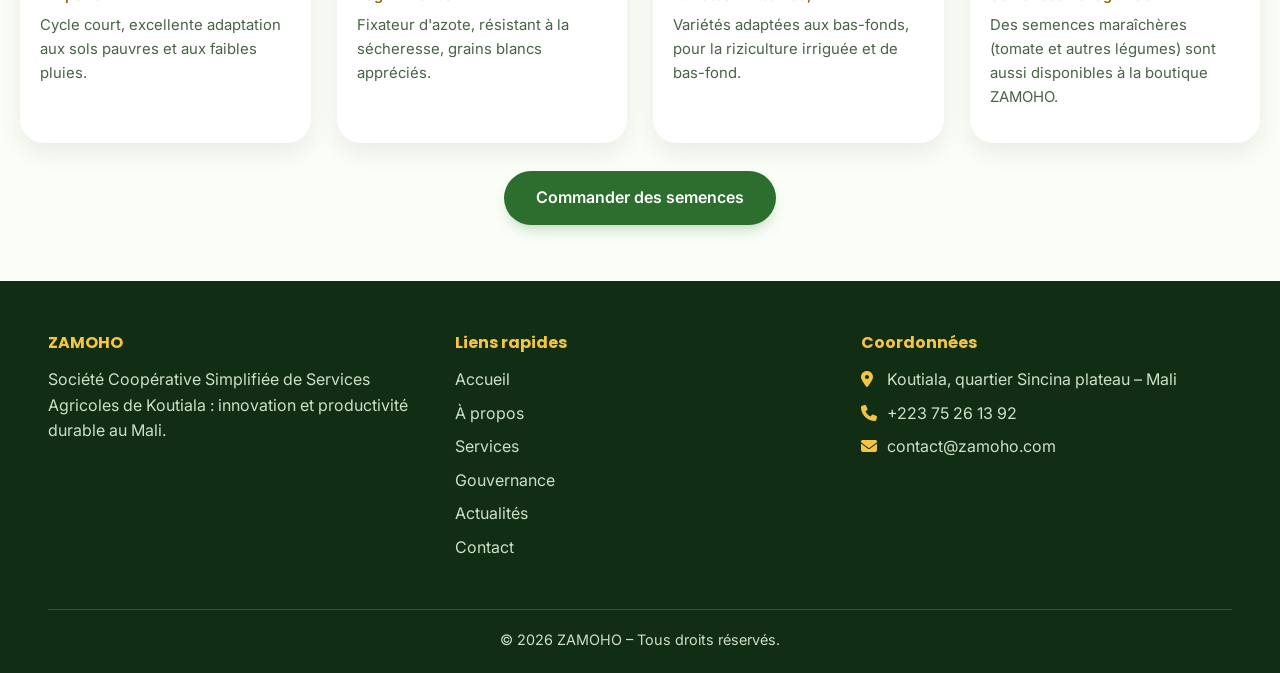
<file: service-semences.html>
<!DOCTYPE html>
<html lang="fr">
<head>
<meta charset="UTF-8">
<meta name="viewport" content="width=device-width, initial-scale=1.0">
<title>Production & certification de semences | ZAMOHO</title>
<meta name="description" content="ZAMOHO, Société Coopérative Simplifiée de Services Agricoles de Koutiala (Mali) : semences certifiées, appui-conseil, ACN, mécanisation.">
<link rel="icon" href="images/logo.png">
<link rel="stylesheet" href="https://cdnjs.cloudflare.com/ajax/libs/font-awesome/6.5.1/css/all.min.css">
<link href="https://fonts.googleapis.com/css2?family=Inter:wght@400;500;600;700&family=Poppins:wght@600;700;800&display=swap" rel="stylesheet">
<link rel="stylesheet" href="css/style.css">
</head>
<body>
<header class="header">
  <div class="container">
    <a href="index.html" class="logo" aria-label="ZAMOHO, accueil">
      <img src="images/logo.png" alt="Logo ZAMOHO" class="logo-img">
      <span class="logo-text"><strong><span>ZAMOHO</span></strong><small>Services agricoles · Koutiala</small></span>
    </a>
    <nav aria-label="Navigation principale">
      <ul class="nav-menu"><li><a href="index.html">Accueil</a></li><li><a href="about.html">À propos</a></li><li><a href="services.html" class="active" aria-current="page">Services</a></li><li><a href="gouvernance.html">Gouvernance</a></li><li><a href="actualite.html">Actualités</a></li><li><a href="contact.html">Contact</a></li></ul>
    </nav>
    <button class="hamburger" aria-label="Ouvrir le menu" aria-expanded="false"><i class="fas fa-bars"></i></button>
  </div>
</header>
<main>
<section class="page-hero"><div class="container"><h1>Production &amp; certification de semences</h1><p>Des semences de haute qualité génétique pour des rendements optimisés</p></div></section>
<div class="container page-body">
  <div class="intro-box"><h2>Notre savoir-faire semencier</h2><p>ZAMOHO produit et certifie des semences de base et de première reproduction (R1) pour les principales céréales et légumineuses. Nos équipes assurent le suivi des parcelles, le traitement post-récolte, le conditionnement et l'obtention de la certification officielle.</p></div>
  <div class="photo-pair">
    <figure><img src="images/cert.jpg" alt="Étiquetage des échantillons de semences" loading="lazy"><figcaption>Contrôle et identification des lots de semences</figcaption></figure>
    <figure><img src="images/stock1.jpg" alt="Magasin de stockage de semences" loading="lazy"><figcaption>Stockage et conditionnement dans nos magasins</figcaption></figure>
  </div>
  <h2 class="page-title">Catalogue des semences certifiées</h2>
  <div class="card-grid"><div class="p-card"><img src="images/sotubaka.jpg" alt="Maïs Sotubaka" loading="lazy"><div class="p-body"><h3>Maïs Sotubaka</h3><div class="tag">Variété précoce</div><p>Rendement élevé, résistant à la sécheresse. Cycle de 85 jours. Idéal pour les zones soudaniennes.</p></div></div><div class="p-card"><img src="images/soden.jpg" alt="Maïs Soden" loading="lazy"><div class="p-body"><h3>Maïs Soden</h3><div class="tag">Variété intermédiaire</div><p>Très productif, bon comportement en post-floraison. Recommandé pour la zone cotonnière.</p></div></div><div class="p-card"><img src="images/tcheba.jpg" alt="Maïs Tcheba" loading="lazy"><div class="p-body"><h3>Maïs Tcheba</h3><div class="tag">Variété tardive</div><p>Gros potentiel grain, tolérant aux maladies foliaires. Cycle de 110 jours.</p></div></div><div class="p-card"><img src="images/sorgho.jpg" alt="Sorgho Toroniou" loading="lazy"><div class="p-body"><h3>Sorgho Toroniou</h3><div class="tag">Sorgho grain</div><p>Très bon rendement, grains blancs, résistant au charbon et au mildiou.</p></div></div><div class="p-card"><img src="images/mil.jpg" alt="Mil Toroniou" loading="lazy"><div class="p-body"><h3>Mil Toroniou</h3><div class="tag">Mil perlé</div><p>Cycle court, excellente adaptation aux sols pauvres et aux faibles pluies.</p></div></div><div class="p-card"><img src="images/niebe.jpg" alt="Niébé Tiligré" loading="lazy"><div class="p-body"><h3>Niébé Tiligré</h3><div class="tag">Légumineuse</div><p>Fixateur d'azote, résistant à la sécheresse, grains blancs appréciés.</p></div></div><div class="p-card"><img src="images/riz.jpg" alt="Riz" loading="lazy"><div class="p-body"><h3>Riz</h3><div class="tag">Variétés AfricaRice, RP4</div><p>Variétés adaptées aux bas-fonds, pour la riziculture irriguée et de bas-fond.</p></div></div><div class="p-card"><img src="images/tomate.jpg" alt="Cultures maraîchères" loading="lazy"><div class="p-body"><h3>Cultures maraîchères</h3><div class="tag">Semences de légumes</div><p>Des semences maraîchères (tomate et autres légumes) sont aussi disponibles à la boutique ZAMOHO.</p></div></div></div>
  <div class="text-center"><a href="contact.html" class="btn btn-primary">Commander des semences</a></div>
</div>
</main>
<footer class="footer">
  <div class="container">
    <div class="footer-content">
      <div class="footer-col"><h4>ZAMOHO</h4><p>Société Coopérative Simplifiée de Services Agricoles de Koutiala : innovation et productivité durable au Mali.</p></div>
      <div class="footer-col"><h4>Liens rapides</h4><ul>
        <li><a href="index.html">Accueil</a></li><li><a href="about.html">À propos</a></li><li><a href="services.html">Services</a></li>
        <li><a href="gouvernance.html">Gouvernance</a></li><li><a href="actualite.html">Actualités</a></li><li><a href="contact.html">Contact</a></li></ul></div>
      <div class="footer-col"><h4>Coordonnées</h4>
        <p><i class="fas fa-map-marker-alt"></i> Koutiala, quartier Sincina plateau – Mali</p>
        <p><i class="fas fa-phone"></i> +223 75 26 13 92</p>
        <p><i class="fas fa-envelope"></i> contact@zamoho.com</p></div>
    </div>
    <div class="footer-bottom"><p>&copy; 2026 ZAMOHO – Tous droits réservés.</p></div>
  </div>
</footer>
<a class="wa-float" href="https://wa.me/22375261392" target="_blank" rel="noopener" aria-label="Écrire sur WhatsApp"><i class="fab fa-whatsapp"></i></a>
<script src="js/script.js"></script>
</body>
</html>
</file>
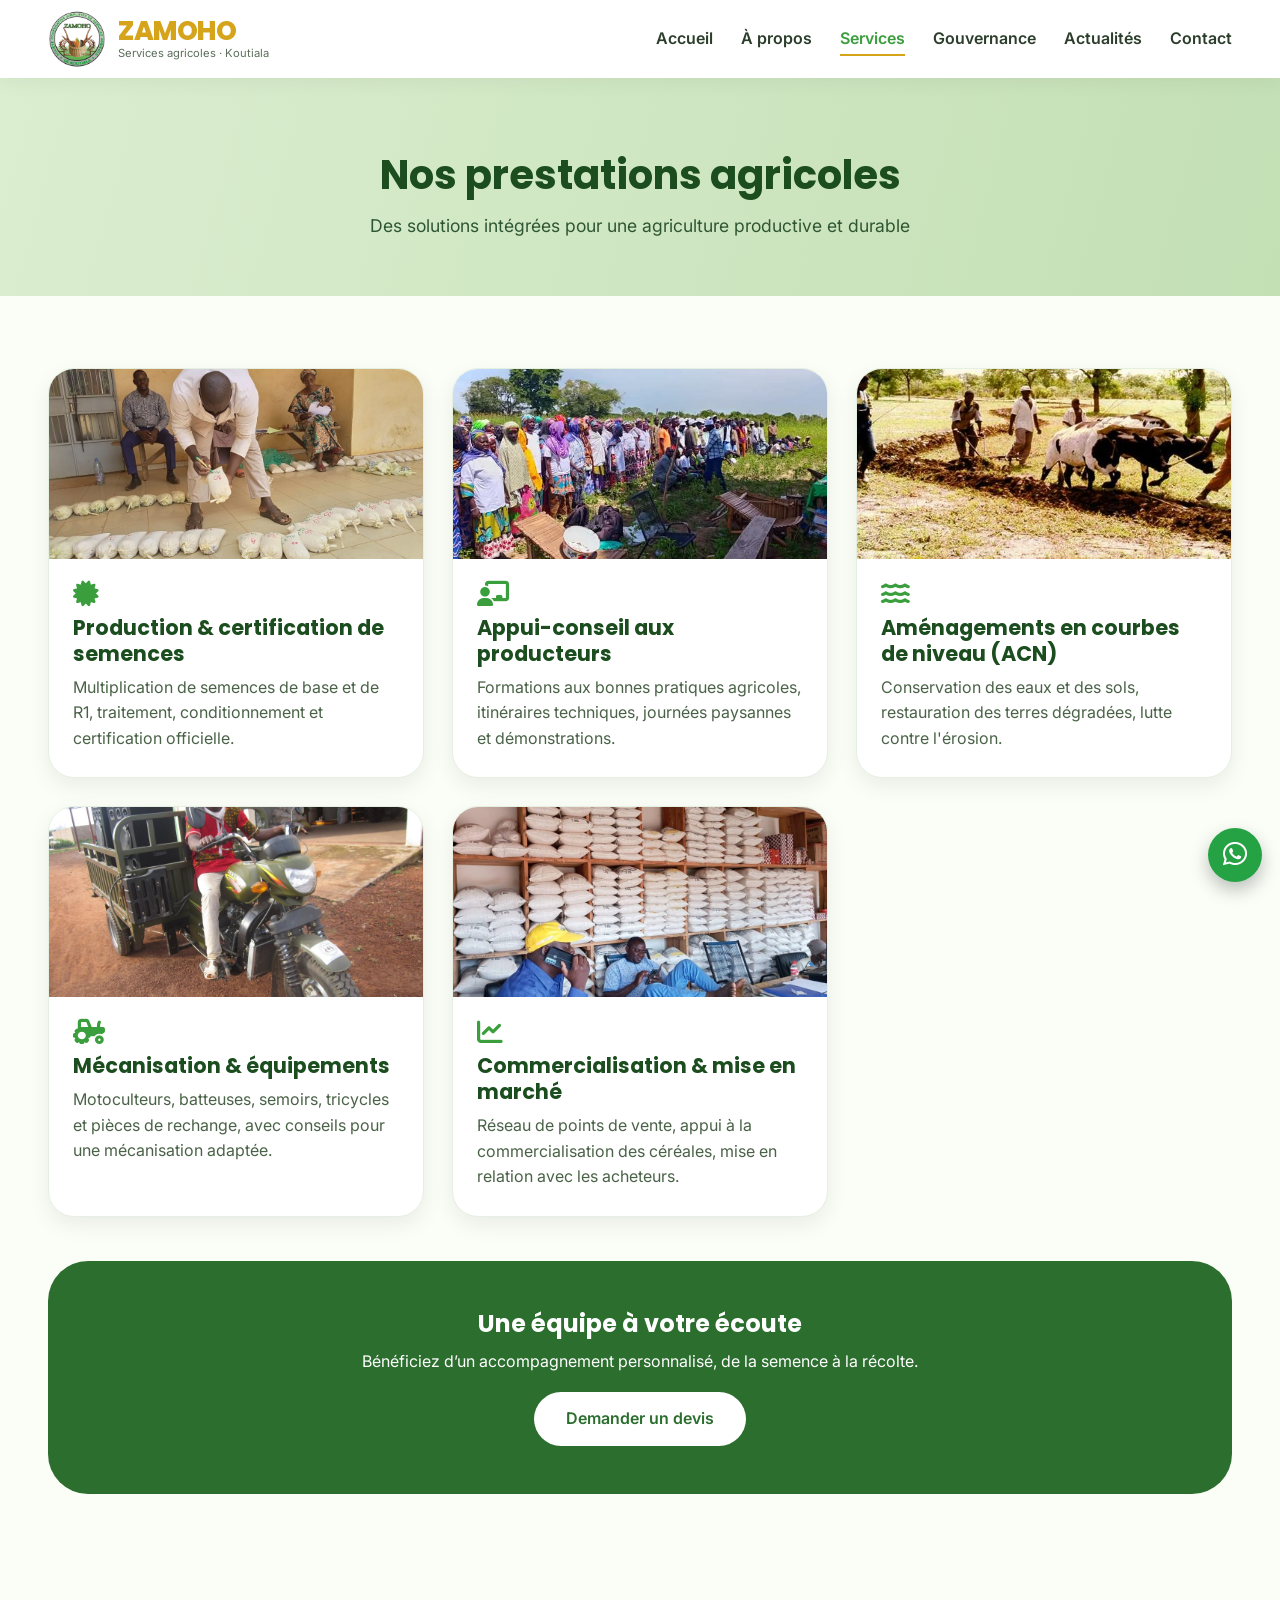
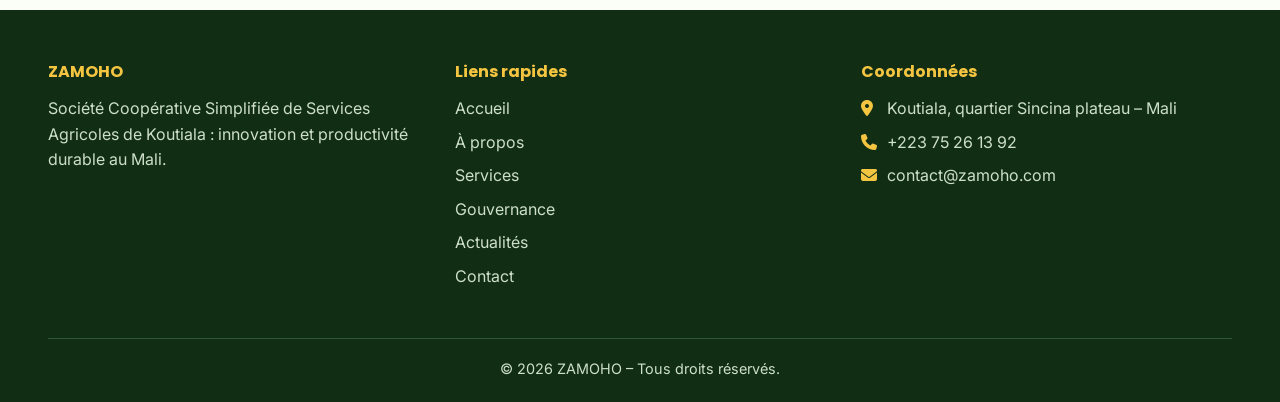
<file: services.html>
<!DOCTYPE html>
<html lang="fr">
<head>
<meta charset="UTF-8">
<meta name="viewport" content="width=device-width, initial-scale=1.0">
<title>Services | ZAMOHO</title>
<meta name="description" content="ZAMOHO, Société Coopérative Simplifiée de Services Agricoles de Koutiala (Mali) : semences certifiées, appui-conseil, ACN, mécanisation.">
<link rel="icon" href="images/logo.png">
<link rel="stylesheet" href="https://cdnjs.cloudflare.com/ajax/libs/font-awesome/6.5.1/css/all.min.css">
<link href="https://fonts.googleapis.com/css2?family=Inter:wght@400;500;600;700&family=Poppins:wght@600;700;800&display=swap" rel="stylesheet">
<link rel="stylesheet" href="css/style.css">
</head>
<body>
<header class="header">
  <div class="container">
    <a href="index.html" class="logo" aria-label="ZAMOHO, accueil">
      <img src="images/logo.png" alt="Logo ZAMOHO" class="logo-img">
      <span class="logo-text"><strong><span>ZAMOHO</span></strong><small>Services agricoles · Koutiala</small></span>
    </a>
    <nav aria-label="Navigation principale">
      <ul class="nav-menu"><li><a href="index.html">Accueil</a></li><li><a href="about.html">À propos</a></li><li><a href="services.html" class="active" aria-current="page">Services</a></li><li><a href="gouvernance.html">Gouvernance</a></li><li><a href="actualite.html">Actualités</a></li><li><a href="contact.html">Contact</a></li></ul>
    </nav>
    <button class="hamburger" aria-label="Ouvrir le menu" aria-expanded="false"><i class="fas fa-bars"></i></button>
  </div>
</header>
<main>
<section class="page-hero"><div class="container"><h1>Nos prestations agricoles</h1><p>Des solutions intégrées pour une agriculture productive et durable</p></div></section><section><div class="container"><div class="services-detailed"><a class="service-link" href="service-semences.html"><img src="images/cert.jpg" alt="" loading="lazy"><div class="service-body"><i class="fas fa-certificate"></i><h3>Production &amp; certification de semences</h3><p>Multiplication de semences de base et de R1, traitement, conditionnement et certification officielle.</p></div></a><a class="service-link" href="service-appui.html"><img src="images/formation.jpg" alt="" loading="lazy"><div class="service-body"><i class="fas fa-chalkboard-user"></i><h3>Appui-conseil aux producteurs</h3><p>Formations aux bonnes pratiques agricoles, itinéraires techniques, journées paysannes et démonstrations.</p></div></a><a class="service-link" href="service-acn.html"><img src="images/acn3.jpg" alt="" loading="lazy"><div class="service-body"><i class="fas fa-water"></i><h3>Aménagements en courbes de niveau (ACN)</h3><p>Conservation des eaux et des sols, restauration des terres dégradées, lutte contre l'érosion.</p></div></a><a class="service-link" href="service-mecanisation.html"><img src="images/tricycle.jpg" alt="" loading="lazy"><div class="service-body"><i class="fas fa-tractor"></i><h3>Mécanisation &amp; équipements</h3><p>Motoculteurs, batteuses, semoirs, tricycles et pièces de rechange, avec conseils pour une mécanisation adaptée.</p></div></a><a class="service-link" href="service-commercialisation.html"><img src="images/boutique1.jpg" alt="" loading="lazy"><div class="service-body"><i class="fas fa-chart-line"></i><h3>Commercialisation &amp; mise en marché</h3><p>Réseau de points de vente, appui à la commercialisation des céréales, mise en relation avec les acheteurs.</p></div></a></div><div class="cta-box"><h2>Une équipe à votre écoute</h2><p>Bénéficiez d’un accompagnement personnalisé, de la semence à la récolte.</p><a href="contact.html" class="btn">Demander un devis</a></div></div></section>
</main>
<footer class="footer">
  <div class="container">
    <div class="footer-content">
      <div class="footer-col"><h4>ZAMOHO</h4><p>Société Coopérative Simplifiée de Services Agricoles de Koutiala : innovation et productivité durable au Mali.</p></div>
      <div class="footer-col"><h4>Liens rapides</h4><ul>
        <li><a href="index.html">Accueil</a></li><li><a href="about.html">À propos</a></li><li><a href="services.html">Services</a></li>
        <li><a href="gouvernance.html">Gouvernance</a></li><li><a href="actualite.html">Actualités</a></li><li><a href="contact.html">Contact</a></li></ul></div>
      <div class="footer-col"><h4>Coordonnées</h4>
        <p><i class="fas fa-map-marker-alt"></i> Koutiala, quartier Sincina plateau – Mali</p>
        <p><i class="fas fa-phone"></i> +223 75 26 13 92</p>
        <p><i class="fas fa-envelope"></i> contact@zamoho.com</p></div>
    </div>
    <div class="footer-bottom"><p>&copy; 2026 ZAMOHO – Tous droits réservés.</p></div>
  </div>
</footer>
<a class="wa-float" href="https://wa.me/22375261392" target="_blank" rel="noopener" aria-label="Écrire sur WhatsApp"><i class="fab fa-whatsapp"></i></a>
<script src="js/script.js"></script>
</body>
</html>
</file>
<file: css/style.css>
/* ZAMOHO – feuille de style commune */
:root{
  --vert:#1b4d1f; --vert2:#2b6e2e; --vert3:#3b9e3d; --or:#d6a41a; --or2:#f5b042;
  --fond:#fafef7; --menthe:#eef3ea; --menthe2:#f1f8ed; --texte:#1e2a2e; --doux:#4a6247; --nuit:#112e15;
}
*{margin:0;padding:0;box-sizing:border-box}
html{scroll-behavior:smooth}
body{font-family:'Inter',sans-serif;background:var(--fond);color:var(--texte);line-height:1.6;overflow-x:hidden}
h1,h2,h3,h4{font-family:'Poppins',sans-serif;line-height:1.25}
img{max-width:100%;display:block}
ul{list-style:none}
a{color:inherit}
:focus-visible{outline:3px solid var(--or);outline-offset:3px;border-radius:6px}
.container{max-width:1240px;margin:0 auto;padding:0 28px}
section{padding:72px 0}
.text-center{text-align:center}
.mt-4{margin-top:24px}

/* ---------- En-tête ---------- */
.header{position:sticky;top:0;z-index:100;background:rgba(255,255,255,.96);backdrop-filter:blur(6px);box-shadow:0 4px 20px rgba(0,0,0,.05)}
.header .container{display:flex;justify-content:space-between;align-items:center;padding:10px 28px}
.logo{display:flex;align-items:center;gap:12px;text-decoration:none}
.logo-img{height:58px;width:58px;object-fit:contain}
.logo-text{display:flex;flex-direction:column}
.logo-text strong{font-family:'Poppins',sans-serif;font-size:1.65rem;font-weight:800;color:var(--vert);letter-spacing:-.5px;line-height:1.1}
.logo-text strong span{color:var(--or)}
.logo-text small{font-size:.7rem;color:#5c6e5a}
.nav-menu{display:flex;gap:28px}
.nav-menu a{text-decoration:none;font-weight:600;color:#2c3e2b;padding:6px 0;border-bottom:2px solid transparent;transition:.25s}
.nav-menu a:hover,.nav-menu a.active{color:var(--vert3);border-color:var(--or)}
.hamburger{display:none;font-size:1.9rem;line-height:1;cursor:pointer;background:none;border:0;color:var(--vert)}

/* ---------- Boutons ---------- */
.btn{display:inline-block;padding:12px 30px;border-radius:40px;font-weight:600;text-decoration:none;transition:.25s;border:2px solid transparent;cursor:pointer;font-family:inherit;font-size:1rem}
.btn-primary{background:var(--vert2);color:#fff;box-shadow:0 8px 16px -6px rgba(43,110,46,.35)}
.btn-primary:hover{background:#1f5422;transform:translateY(-2px)}
.btn-outline{border-color:var(--vert2);color:var(--vert2);background:transparent}
.btn-outline:hover{background:var(--vert2);color:#fff}
.btn-gold{background:var(--or2);color:#1e3a1e}
.btn-gold:hover{background:#e09d24;transform:translateY(-2px)}
.btn-light{border-color:#fff;color:#fff}
.btn-light:hover{background:#fff;color:var(--vert2)}

/* ---------- Hero accueil ---------- */
.hero{position:relative;min-height:84vh;display:flex;align-items:center;text-align:center;color:#fff;background-size:cover;background-position:center 35%;padding:90px 0}
.hero::before{content:"";position:absolute;inset:0;background:linear-gradient(180deg,rgba(10,30,12,.55),rgba(10,30,12,.72))}
.hero-content{position:relative;max-width:820px;margin:0 auto}
.hero h1{font-size:3.3rem;font-weight:800;margin-bottom:20px;text-shadow:0 2px 10px rgba(0,0,0,.5);animation:monte .9s ease-out both}
.hero p{font-size:1.2rem;margin-bottom:32px;text-shadow:0 1px 6px rgba(0,0,0,.5)}
.hero .btn{margin:6px}
@keyframes monte{from{opacity:0;transform:translateY(24px)}to{opacity:1;transform:none}}

/* ---------- Hero pages ---------- */
.page-hero{background:linear-gradient(105deg,#dbeed0,#c3dfb4);padding:72px 0 56px;text-align:center}
.page-hero h1{font-size:2.5rem;color:var(--vert)}
.page-hero p{color:#2f5633;margin-top:12px;font-size:1.1rem;max-width:760px;margin-inline:auto}

/* ---------- En-têtes de section ---------- */
.section-header{text-align:center;margin-bottom:48px}
.suptitle{color:var(--or);font-weight:700;font-size:.9rem;letter-spacing:.5px}
.section-header h2,.title{font-size:2.1rem;color:var(--vert);margin:8px 0 12px}
.section-header p{color:var(--doux);max-width:700px;margin:0 auto}
.alt{background:#f4faf0}
.white{background:#fff}

/* ---------- À propos ---------- */
.about-grid{display:flex;gap:48px;align-items:center;flex-wrap:wrap}
.about-text,.about-image{flex:1;min-width:300px}
.about-text h2,.about-text h3{font-size:1.8rem;color:var(--vert);margin-bottom:16px}
.about-text p{margin-bottom:14px}
.about-image img{width:100%;border-radius:28px;box-shadow:0 20px 30px -12px rgba(0,0,0,.18)}
.mission-brief{background:var(--menthe);padding:20px 24px;border-radius:22px;margin-top:22px}
.mission-brief div{margin-bottom:10px}
.mission-brief i{color:var(--or);width:30px}
.mission-card{display:flex;gap:30px;flex-wrap:wrap;background:#fff;border-radius:40px;padding:44px 32px;box-shadow:0 15px 35px rgba(0,0,0,.06)}
.mission-item{flex:1;min-width:230px;text-align:center}
.mission-item i{font-size:2.4rem;color:var(--or);margin-bottom:14px}
.mission-item h3{color:var(--vert);margin-bottom:8px}
.certif-banner{background:var(--menthe);padding:44px;border-radius:40px;text-align:center}
.certif-banner h2{color:var(--vert);margin-bottom:10px}

/* ---------- Piliers ---------- */
.pillars-grid{display:grid;grid-template-columns:repeat(auto-fit,minmax(240px,1fr));gap:28px}
.pillar-card{background:#fff;padding:32px 24px;border-radius:26px;text-align:center;border:1px solid #e6f0e2;box-shadow:0 10px 25px -10px rgba(0,0,0,.08);transition:.3s}
.pillar-card:hover{transform:translateY(-6px);box-shadow:0 20px 35px -14px rgba(43,110,46,.25)}
.pillar-card i{font-size:2.6rem;color:var(--vert3);margin-bottom:16px}
.pillar-card h3{margin-bottom:10px;color:var(--vert)}

/* ---------- Chiffres ---------- */
.stats{background:var(--vert);color:#fff;padding:56px 0}
.stats-container{display:flex;flex-wrap:wrap;justify-content:space-between;gap:32px;text-align:center}
.stat-item{flex:1;min-width:180px}
.stat-number{font-family:'Poppins',sans-serif;font-size:3rem;font-weight:800;color:var(--or2);display:block;line-height:1.1}
.stat-label{font-weight:500;color:#dcebd6}

/* ---------- Cartes d'actualité ---------- */
.news-preview{display:grid;grid-template-columns:repeat(auto-fit,minmax(270px,1fr));gap:28px;margin:36px 0}
.news-card{background:#fff;border-radius:24px;overflow:hidden;box-shadow:0 8px 22px rgba(0,0,0,.07);transition:.3s;display:flex;flex-direction:column}
.news-card:hover{transform:translateY(-5px)}
.news-card img{width:100%;height:190px;object-fit:cover}
.news-card h3{padding:18px 18px 6px;font-size:1.15rem;color:var(--vert)}
.news-card p{padding:0 18px 12px;color:var(--doux);flex:1}
.read-more{margin:0 18px 20px;color:var(--vert2);font-weight:600;text-decoration:none}
.read-more:hover{text-decoration:underline}

.news-list{display:flex;flex-direction:column;gap:44px}
.news-article{display:flex;flex-wrap:wrap;background:#fff;border-radius:28px;overflow:hidden;box-shadow:0 12px 28px rgba(0,0,0,.07);scroll-margin-top:100px}
.news-img{flex:1;min-width:280px}
.news-img img{width:100%;height:100%;min-height:260px;object-fit:cover}
.news-content{flex:2;min-width:300px;padding:28px}
.news-date{display:inline-block;background:var(--menthe);padding:5px 14px;border-radius:40px;font-size:.82rem;font-weight:600;color:var(--vert2);margin-bottom:14px}
.news-content h2{font-size:1.6rem;color:var(--vert);margin-bottom:12px}
.news-content p{margin-bottom:12px}

/* ---------- Partenaires ---------- */
.partners-grid{display:grid;grid-template-columns:repeat(auto-fit,minmax(150px,1fr));gap:18px}
.partner{background:#fff;border-radius:18px;height:96px;display:flex;align-items:center;justify-content:center;padding:14px;box-shadow:0 4px 12px rgba(0,0,0,.06);transition:.25s}
.partner:hover{transform:translateY(-3px);box-shadow:0 10px 20px rgba(0,0,0,.1)}
.partner img{max-height:64px;max-width:100%;object-fit:contain}

/* ---------- Équipe ---------- */
.slider-container{display:flex;gap:28px;overflow-x:auto;padding:12px 4px 22px;scroll-snap-type:x mandatory}
.slider-card{flex:0 0 230px;text-align:center;scroll-snap-align:start}
.circle-img{width:170px;height:170px;margin:0 auto 14px;border-radius:50%;overflow:hidden;border:4px solid var(--or);background:var(--menthe)}
.circle-img img{width:100%;height:100%;object-fit:cover;object-position:top center}
.slider-card h3{color:var(--vert);font-size:1.15rem}
.role{color:#8a6a0c;font-weight:600;font-size:.88rem}
.scroll-hint{text-align:center;color:var(--doux);font-size:.85rem}
.team-grid{display:grid;grid-template-columns:repeat(auto-fit,minmax(240px,1fr));gap:30px}
.team-card{background:#fff;border-radius:26px;overflow:hidden;box-shadow:0 10px 25px rgba(0,0,0,.07);transition:.3s}
.team-card:hover{transform:translateY(-6px)}
.team-img{width:100%;height:270px;object-fit:cover;object-position:top center;background:var(--menthe)}
.team-info{padding:20px;text-align:center}
.team-info h3{color:var(--vert);font-size:1.3rem;margin-bottom:4px}
.team-role{color:#8a6a0c;font-weight:600;font-size:.92rem}

/* ---------- Chronologie ---------- */
.timeline{position:relative;display:flex;flex-direction:column;gap:26px;padding-left:30px;max-width:900px;margin:0 auto}
.timeline::before{content:"";position:absolute;left:8px;top:14px;bottom:14px;width:2px;background:#c8e0bc}
.timeline-item{display:flex;gap:22px;align-items:flex-start;flex-wrap:wrap}
.timeline-year{min-width:96px;font-family:'Poppins',sans-serif;font-size:1.4rem;font-weight:800;color:var(--or);background:#fff;padding:6px 14px;border-radius:40px;text-align:center;box-shadow:0 4px 10px rgba(0,0,0,.07)}
.timeline-content{flex:1;min-width:250px;background:#fff;padding:18px 24px;border-radius:22px;box-shadow:0 8px 20px rgba(0,0,0,.06)}
.timeline-content h3{color:var(--vert);margin-bottom:6px}

/* ---------- Services ---------- */
.services-detailed{display:grid;grid-template-columns:repeat(auto-fit,minmax(300px,1fr));gap:28px}
.service-link{text-decoration:none;color:inherit;display:block;background:#fff;border-radius:26px;overflow:hidden;box-shadow:0 8px 22px rgba(0,0,0,.07);border:1px solid #e6f0e2;transition:.3s}
.service-link:hover{transform:translateY(-6px);box-shadow:0 18px 32px rgba(0,0,0,.12)}
.service-link img{width:100%;height:190px;object-fit:cover}
.service-body{padding:22px 24px 26px}
.service-body i{color:var(--vert3);font-size:1.6rem;margin-bottom:8px}
.service-body h3{color:var(--vert);font-size:1.3rem;margin-bottom:8px}
.service-body p{color:var(--doux)}
.intro-box{background:var(--menthe2);padding:36px;border-radius:30px;margin:44px 0 36px}
.intro-box h2{color:var(--vert);margin-bottom:12px}
.intro-box p{margin-bottom:10px}
.page-title{text-align:center;color:var(--vert);margin:40px 0 24px;font-size:1.9rem}
.sub-title{font-size:1.5rem;margin:44px 0 20px;color:var(--vert);border-left:4px solid var(--or);padding-left:18px}
.page-body{padding:0 0 56px}

/* Cartes semences / produits / matériel */
.card-grid{display:grid;grid-template-columns:repeat(auto-fill,minmax(250px,1fr));gap:26px;margin:28px 0}
.p-card{background:#fff;border-radius:24px;overflow:hidden;box-shadow:0 10px 24px rgba(0,0,0,.07);transition:.3s;display:flex;flex-direction:column}
.p-card:hover{transform:translateY(-5px)}
.p-card img,.ph{width:100%;height:185px;object-fit:cover}
.ph{display:flex;flex-direction:column;align-items:center;justify-content:center;gap:8px;background:repeating-linear-gradient(135deg,#eaf3e4,#eaf3e4 12px,#e1eeda 12px,#e1eeda 24px);color:#6f8a6a;font-size:.85rem}
.ph i{font-size:2.2rem}
.p-body{padding:18px 20px 22px;display:flex;flex-direction:column;flex:1}
.p-body h3{font-size:1.2rem;color:var(--vert);margin-bottom:4px}
.tag{color:#8a6a0c;font-weight:600;font-size:.9rem;margin-bottom:8px}
.p-body p{color:var(--doux);font-size:.93rem;margin-bottom:12px;flex:1}
.price{font-weight:700;color:var(--vert2);margin-bottom:6px}
.btn-small{align-self:flex-start;padding:7px 18px;background:var(--vert2);color:#fff;border-radius:40px;text-decoration:none;font-weight:600;font-size:.85rem}
.btn-small:hover{background:#1f5422}
.photo-pair{display:grid;grid-template-columns:repeat(auto-fit,minmax(280px,1fr));gap:22px;margin:24px 0}
.photo-pair figure,.gallery-item{border-radius:22px;overflow:hidden;box-shadow:0 10px 20px rgba(0,0,0,.1);background:#fff}
.photo-pair img,.gallery-item img{width:100%;height:230px;object-fit:cover}
figcaption,.gallery-caption{padding:12px 16px;text-align:center;font-weight:500;color:var(--vert2);font-size:.92rem}
.acn-gallery{display:grid;grid-template-columns:repeat(auto-fit,minmax(240px,1fr));gap:22px;margin:36px 0}
.benefits{display:grid;grid-template-columns:repeat(auto-fit,minmax(220px,1fr));gap:24px;margin:36px 0}
.benefit-card{background:#fff;padding:26px 22px;border-radius:24px;text-align:center;box-shadow:0 5px 15px rgba(0,0,0,.06)}
.benefit-card i{font-size:2.3rem;color:var(--vert2);margin-bottom:12px}
.benefit-card h3{color:var(--vert);margin-bottom:8px}
.steps{display:flex;flex-wrap:wrap;gap:20px;margin:28px 0}
.step{flex:1;min-width:210px;background:#fff;padding:22px;border-radius:22px;border-left:4px solid var(--or);box-shadow:0 5px 14px rgba(0,0,0,.05)}
.step h3{color:var(--vert);margin-bottom:8px;font-size:1.1rem}
.band{display:flex;flex-wrap:wrap;justify-content:space-between;gap:26px;background:var(--vert2);color:#fff;border-radius:30px;padding:36px;margin:44px 0;text-align:center}
.band div{flex:1;min-width:150px}
.band .num{font-family:'Poppins',sans-serif;font-size:2.3rem;font-weight:800;display:block;color:var(--or2)}
.quote{background:var(--menthe);border-radius:28px;padding:32px;margin:44px 0;text-align:center;font-style:italic;color:#2f5633}
.quote .author{margin-top:12px;font-weight:600;font-style:normal;color:#8a6a0c}
.checks{margin:18px 0 36px}
.checks li{margin-bottom:10px;padding-left:30px;position:relative}
.checks li::before{content:"\f058";font-family:"Font Awesome 6 Free";font-weight:900;color:var(--vert2);position:absolute;left:0}
.zones{display:flex;flex-wrap:wrap;gap:12px;justify-content:center;margin:20px 0 36px}
.zones li{background:#fff;padding:8px 18px;border-radius:40px;box-shadow:0 3px 8px rgba(0,0,0,.06)}
.zones i{color:var(--vert3);margin-right:6px}
.cta-box{text-align:center;background:var(--vert2);color:#fff;border-radius:40px;padding:48px 28px;margin:44px 0}
.cta-box h2{margin-bottom:10px}
.cta-box .btn{background:#fff;color:var(--vert2);margin-top:18px}
.cta{background:var(--vert2);color:#fff;text-align:center;border-radius:44px 44px 0 0;padding:64px 0}
.cta h2{font-size:2rem;margin-bottom:12px}
.cta .btn{background:#fff;color:var(--vert2);margin-top:20px}
.cta .btn:hover{background:var(--or2)}

/* ---------- Formulaires & contact ---------- */
.contact-flex{display:flex;flex-wrap:wrap;gap:36px}
.contact-details,.contact-form,.form-box{flex:1;min-width:290px;background:#fff;padding:34px;border-radius:28px;box-shadow:0 12px 28px rgba(0,0,0,.07)}
.form-box{margin-top:36px}
.contact-details h2,.contact-form h2{color:var(--vert);margin-bottom:18px}
.contact-details p{margin-bottom:12px;display:flex;gap:10px}
.contact-details i{width:24px;color:var(--vert3);margin-top:5px}
input,textarea{width:100%;padding:13px 18px;margin-bottom:16px;border:1px solid #cfdec9;border-radius:26px;background:#fefdf7;font-family:inherit;font-size:1rem}
textarea{border-radius:22px;resize:vertical}
.wa-link{display:inline-block;margin-top:14px;background:#25a244;color:#fff;padding:10px 22px;border-radius:40px;text-decoration:none;font-weight:600}
.wa-float{position:fixed;right:18px;bottom:18px;z-index:90;width:54px;height:54px;border-radius:50%;background:#25a244;color:#fff;display:flex;align-items:center;justify-content:center;font-size:1.7rem;box-shadow:0 8px 18px rgba(0,0,0,.25);text-decoration:none}

/* ---------- Pied de page ---------- */
.footer{background:var(--nuit);color:#cddfc7;padding:52px 0 22px}
.footer-content{display:flex;flex-wrap:wrap;justify-content:space-between;gap:36px}
.footer-col{flex:1;min-width:220px}
.footer-col h4{color:#f5c542;margin-bottom:14px}
.footer-col a{color:#cddfc7;text-decoration:none}
.footer-col a:hover{color:#f5c542}
.footer-col li,.footer-col p{margin-bottom:8px}
.footer-col i{width:22px;color:#f5c542}
.footer-bottom{text-align:center;margin-top:40px;padding-top:18px;border-top:1px solid #2e5433;font-size:.9rem}

/* ---------- Mobile ---------- */
@media (max-width:960px){
  .nav-menu{position:fixed;top:78px;left:-100%;width:78%;height:100vh;background:#fff;flex-direction:column;align-items:center;padding-top:36px;gap:22px;transition:.3s;box-shadow:5px 0 20px rgba(0,0,0,.12)}
  .nav-menu.active{left:0}
  .hamburger{display:block}
  .hero h1{font-size:2.3rem}
  .page-hero h1{font-size:1.9rem}
  .logo-text strong{font-size:1.35rem}
  .logo-img{height:48px;width:48px}
  section{padding:52px 0}
}
@media (prefers-reduced-motion:reduce){*{animation:none!important;transition:none!important}html{scroll-behavior:auto}}
</file>
